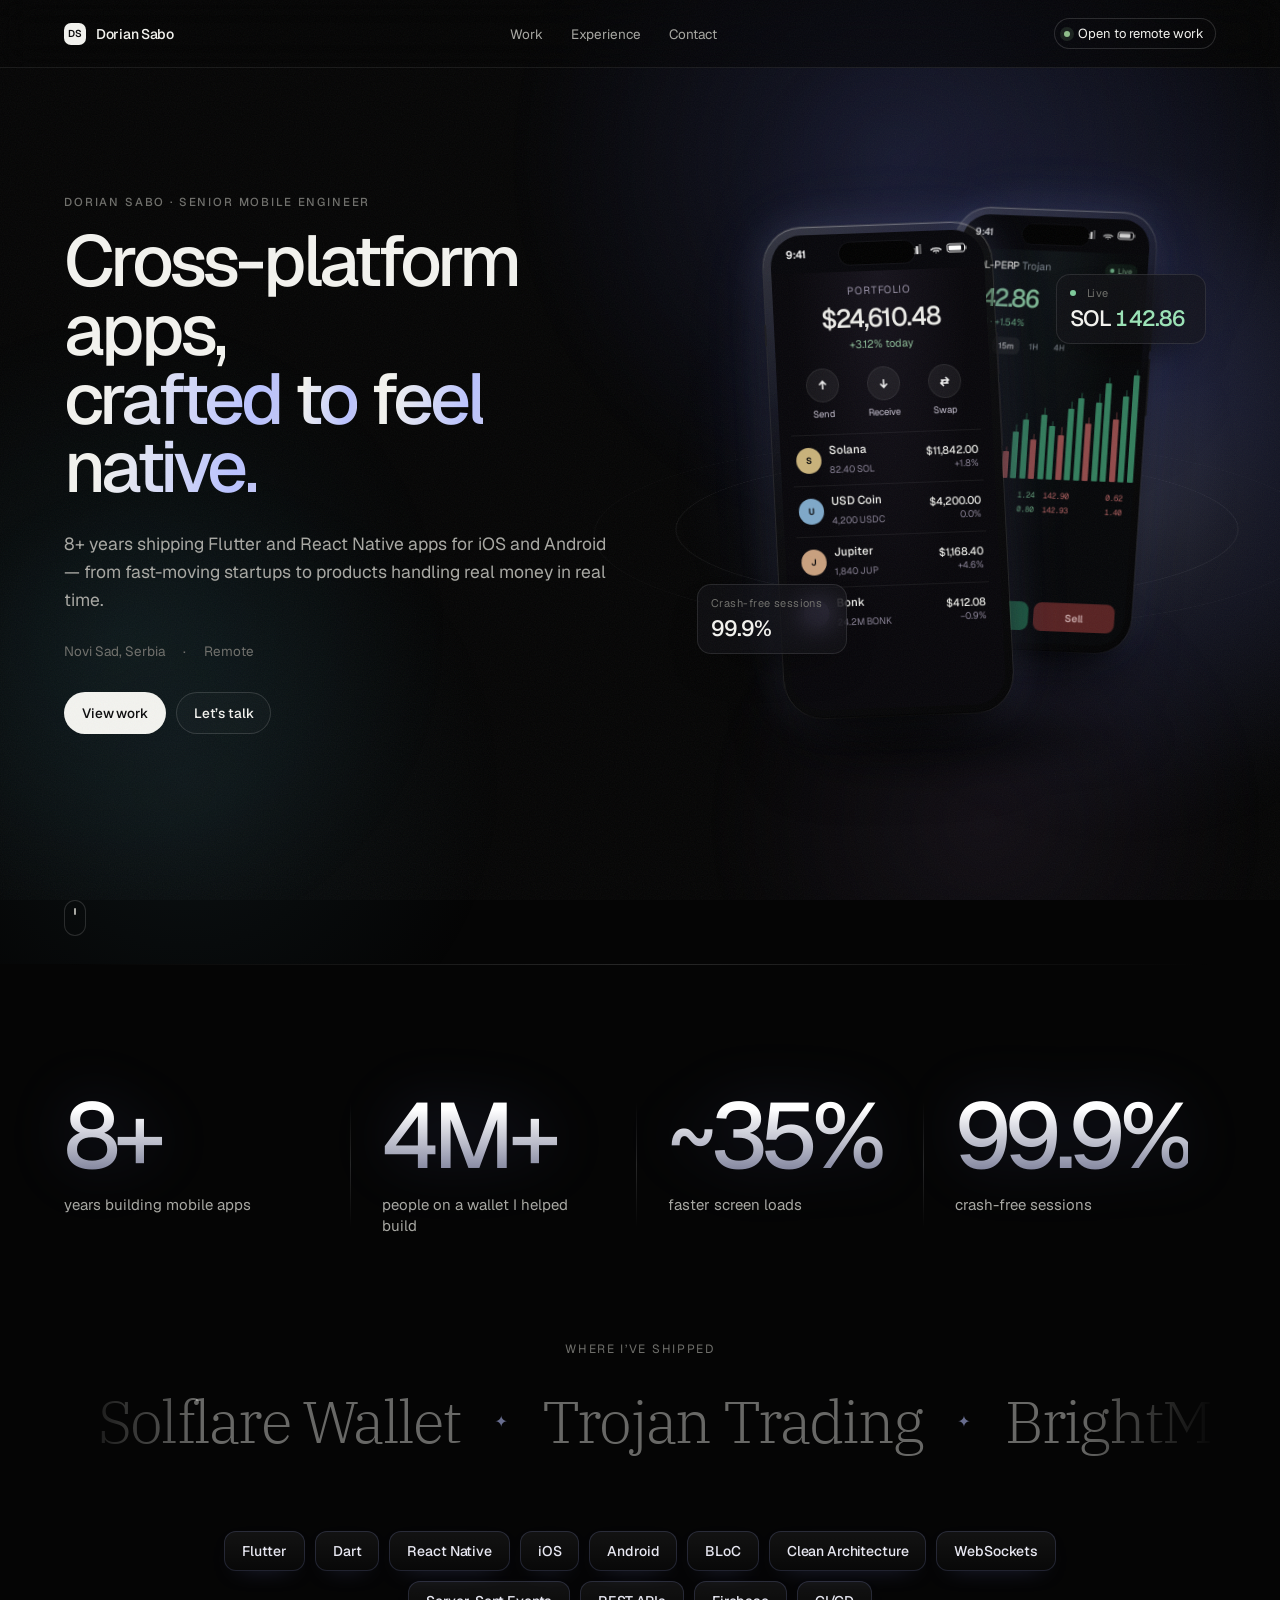
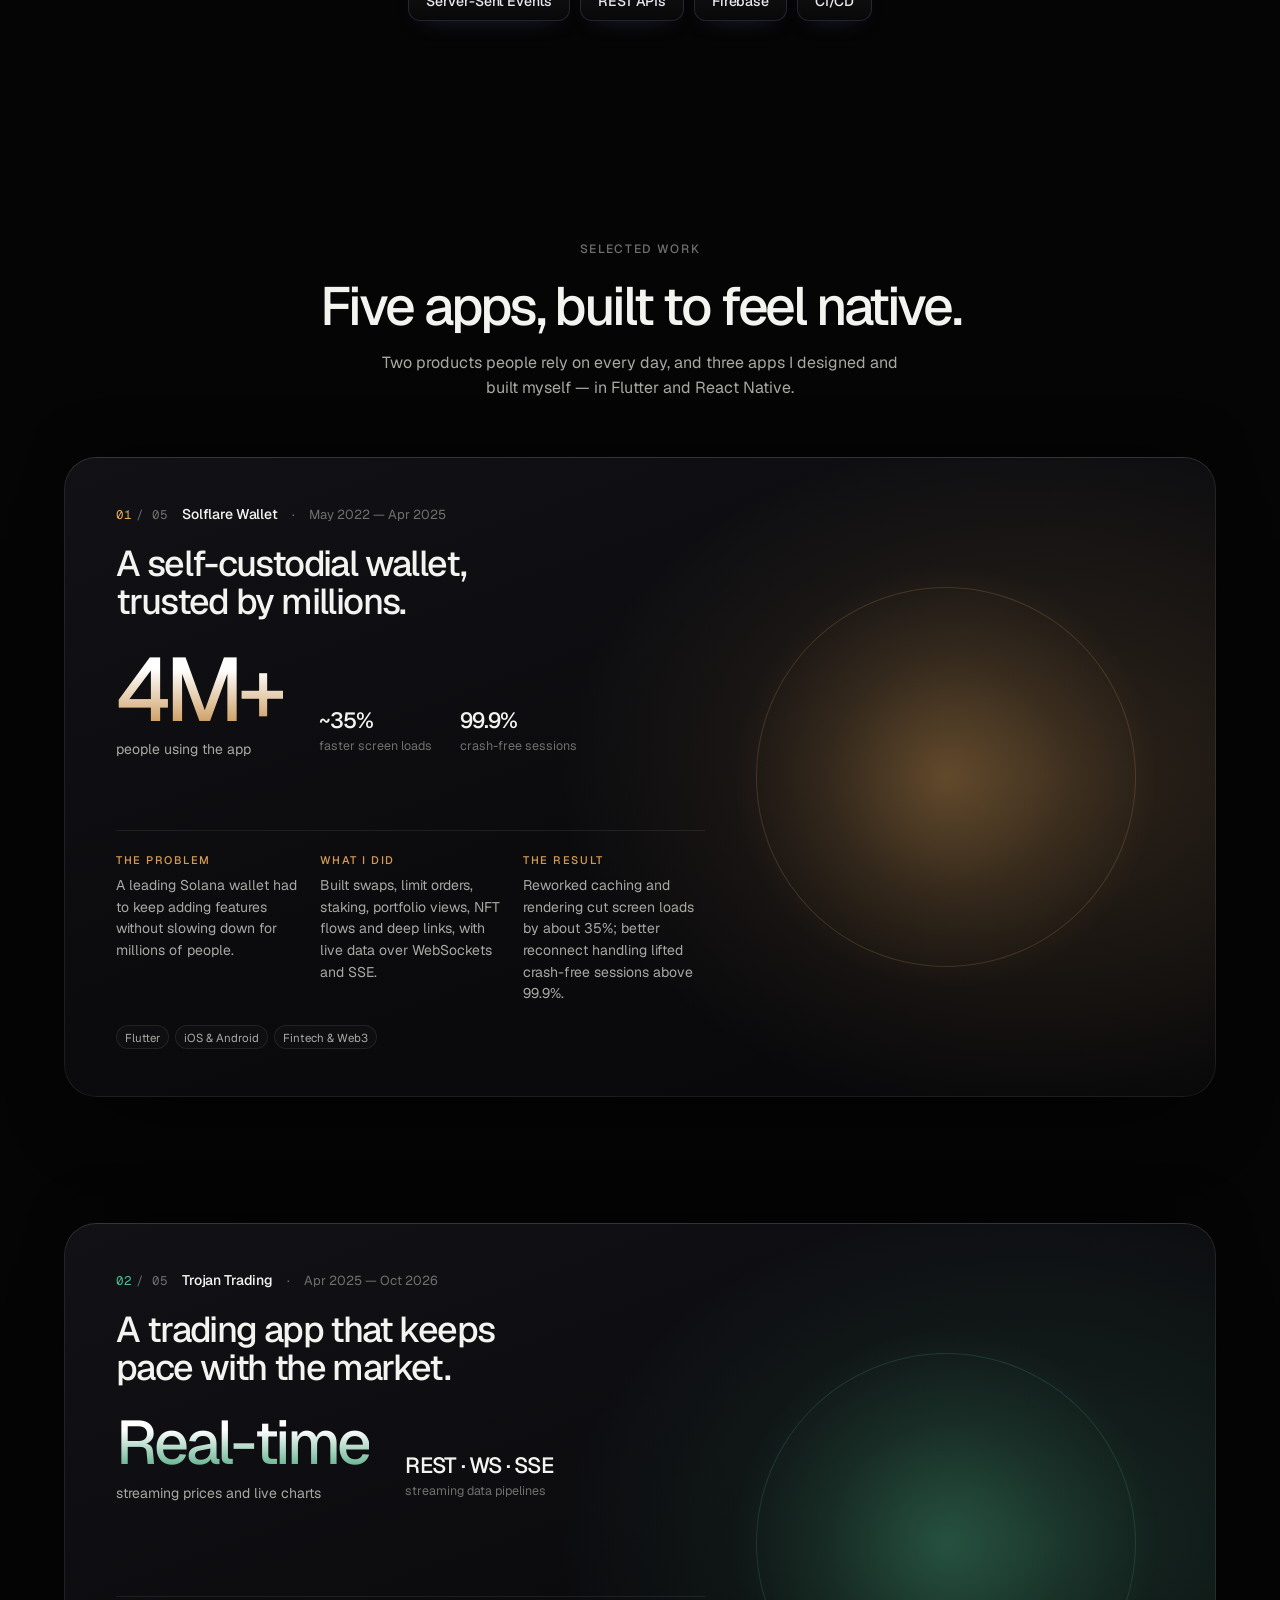
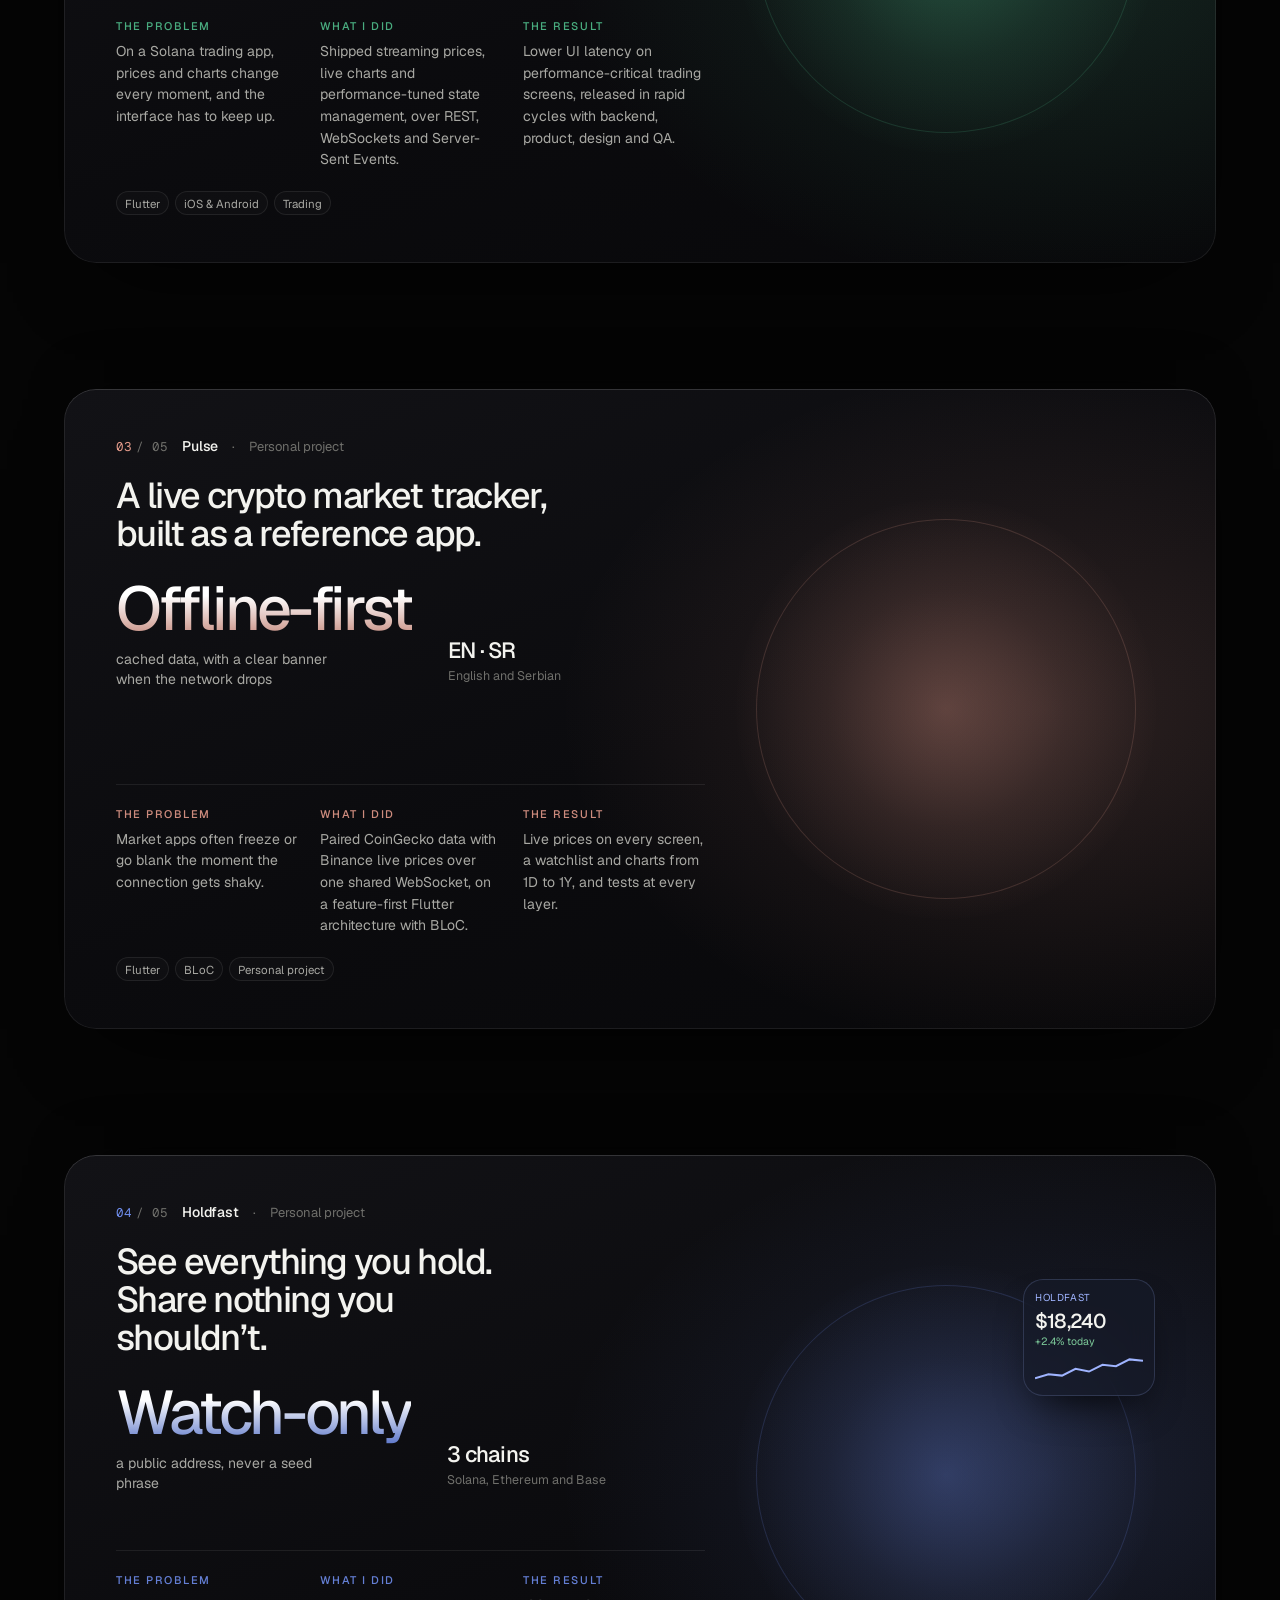
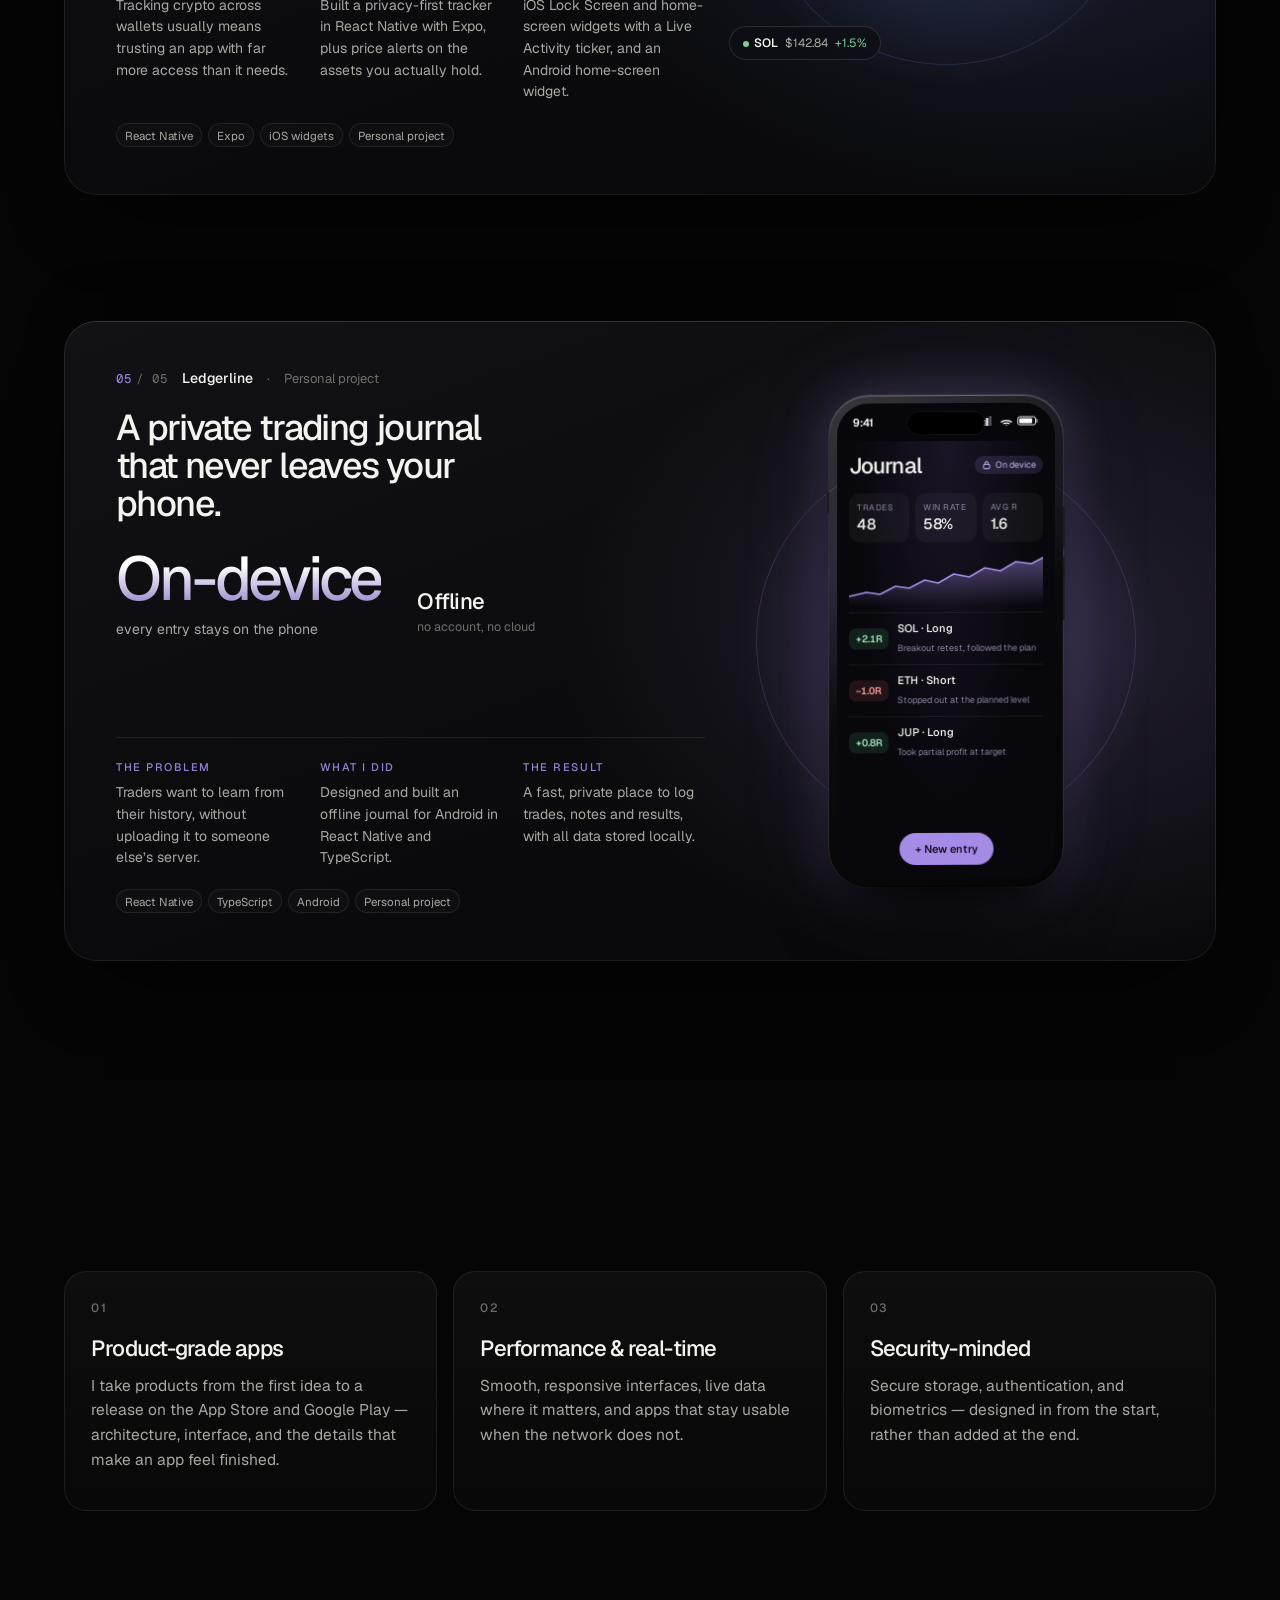
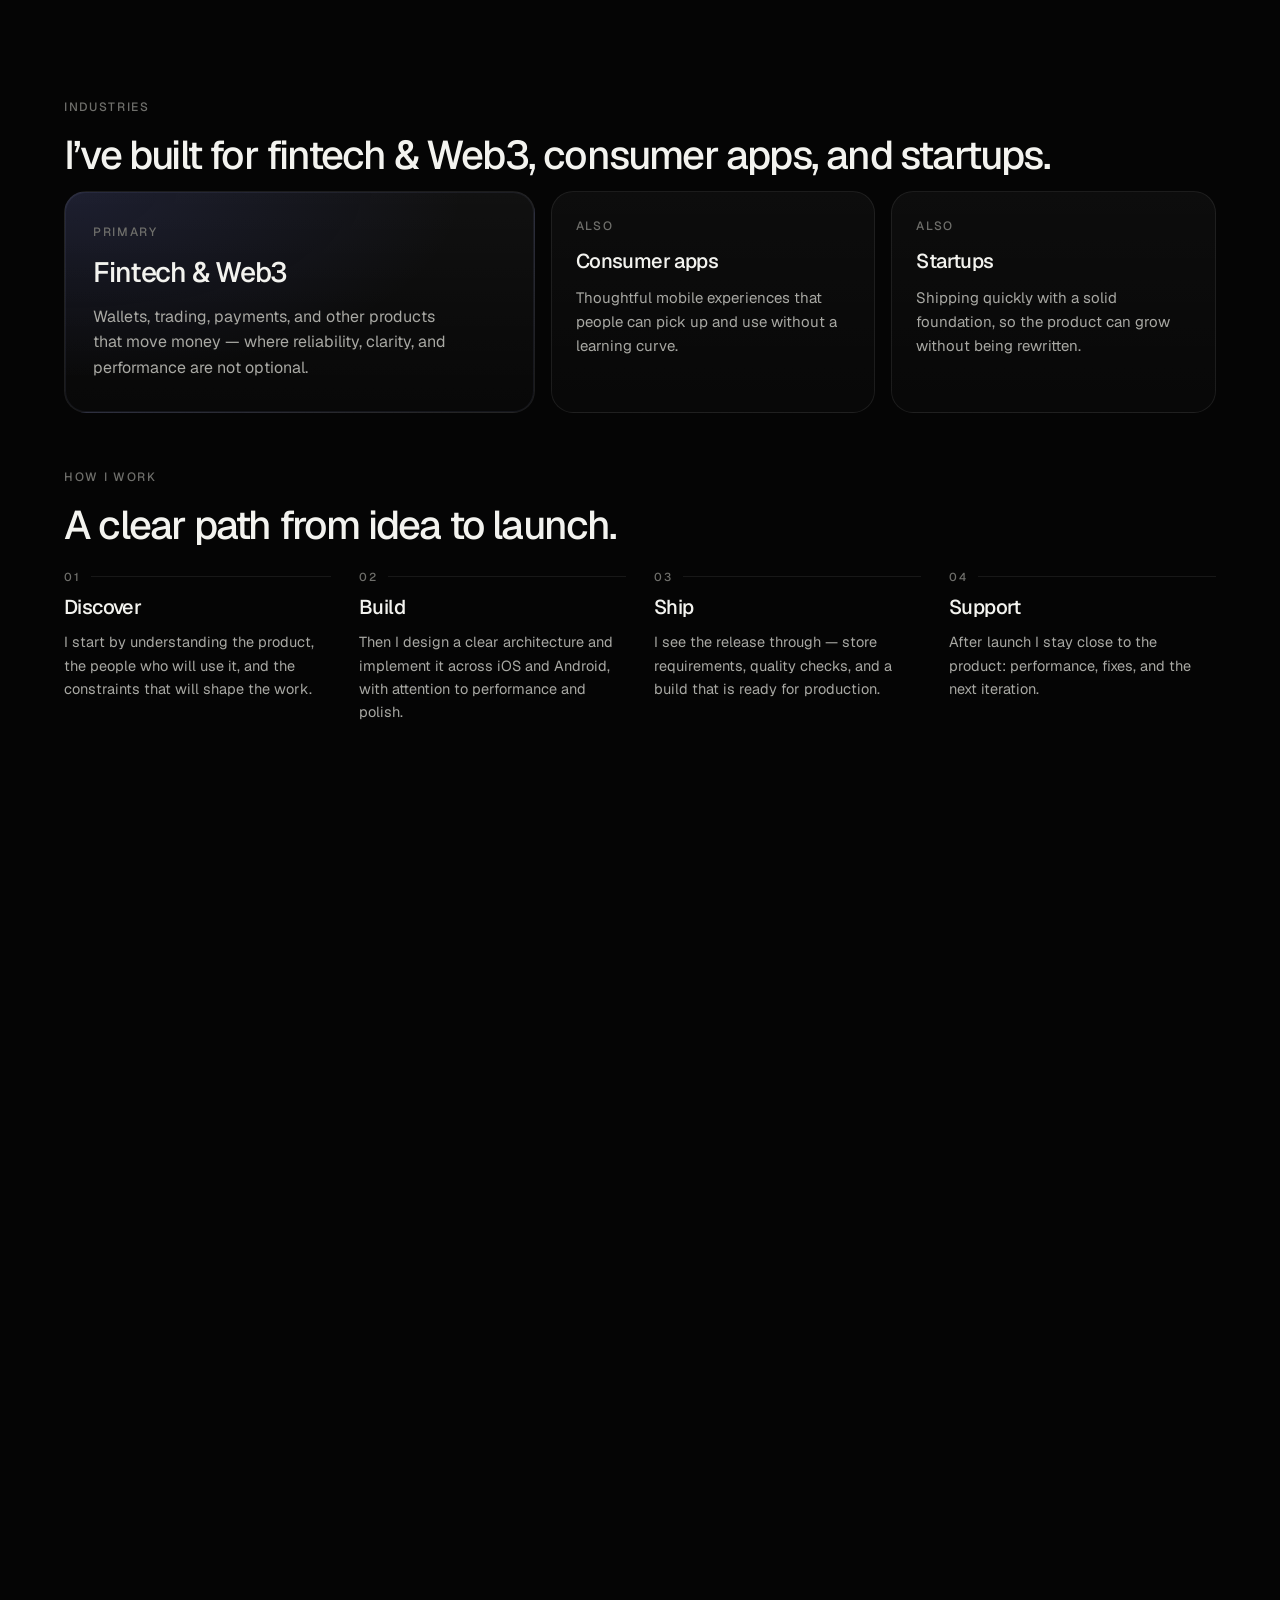
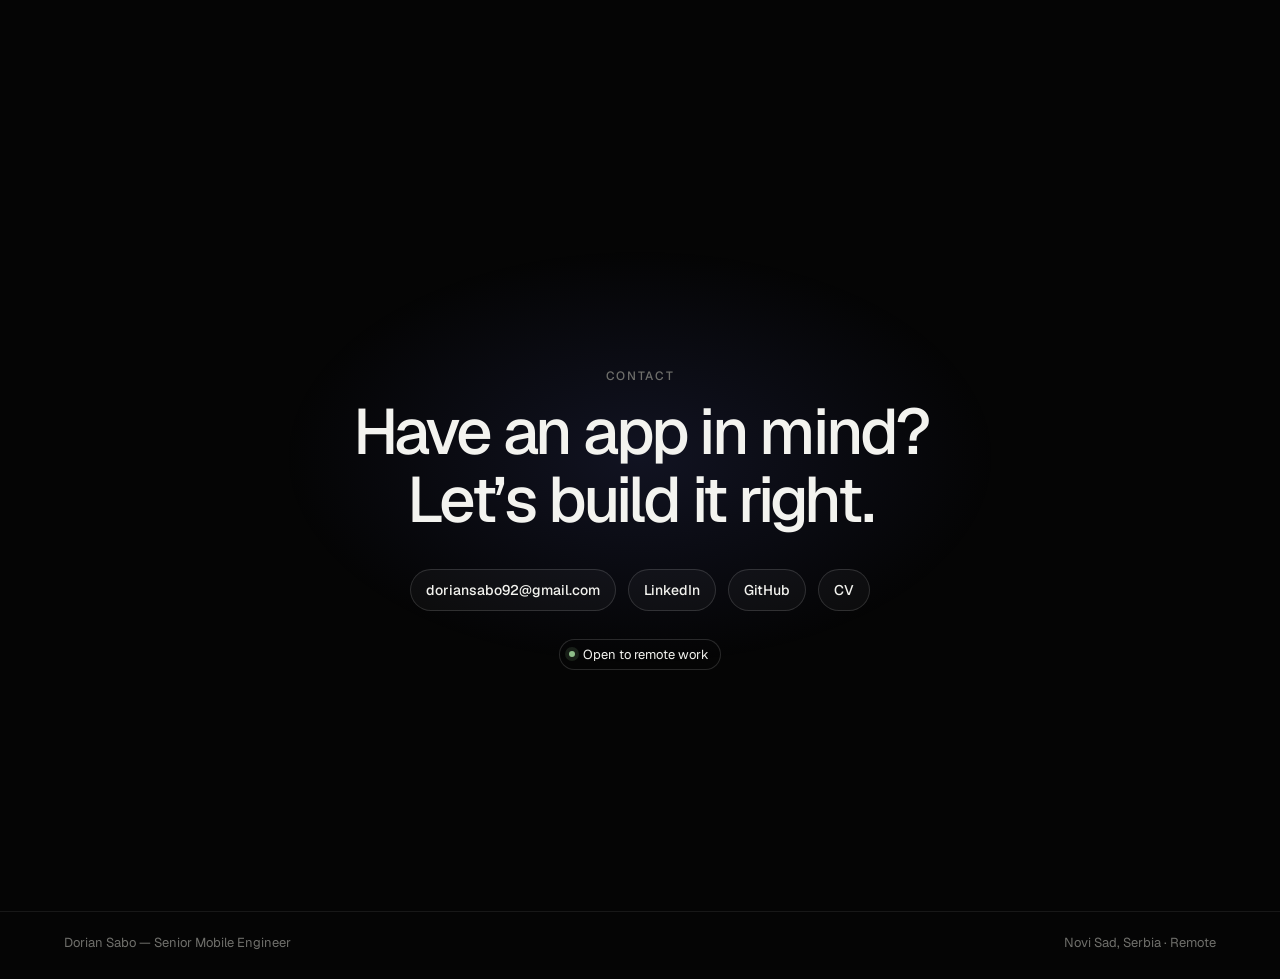
<file: index.html>
<!DOCTYPE html>
<html lang="en">
<head>
<meta charset="utf-8">
<meta name="viewport" content="width=device-width, initial-scale=1">
<title>Dorian Sabo — Senior Mobile Engineer</title>
<meta name="description" content="Dorian Sabo, senior mobile engineer. Cross-platform Flutter and React Native apps for iOS and Android, crafted to feel native.">
<link rel="icon" href="data:image/svg+xml,%3Csvg xmlns=%27http://www.w3.org/2000/svg%27 viewBox=%270 0 32 32%27%3E%3Crect width=%2732%27 height=%2732%27 rx=%279%27 fill=%27%23f3f3ef%27/%3E%3Ctext x=%2716%27 y=%2721%27 font-family=%27Arial%27 font-weight=%27700%27 font-size=%2713%27 text-anchor=%27middle%27 fill=%27%230a0a0a%27%3EDS%3C/text%3E%3C/svg%3E">
<script>document.documentElement.classList.add('js');</script>
<link rel="preload" href="fonts/Geist.woff2" as="font" type="font/woff2" crossorigin>
<link rel="stylesheet" href="assets/shared.css">
<link rel="stylesheet" href="assets/phones.css">
<link rel="stylesheet" href="assets/page.css">
<link rel="stylesheet" href="assets/v3.css">
<script src="assets/motion.js" defer></script>
</head>
<body class="v2 v3">
<div class="aurora" aria-hidden="true"><i class="au au-1"></i><i class="au au-2"></i><i class="au au-3"></i></div>
<div class="grain" aria-hidden="true"></div>

<header class="nav">
  <a class="brand" href="#top"><span class="mark">DS</span> Dorian Sabo</a>
  <nav class="nav-links">
    <a href="#work">Work</a>
    <a href="#experience">Experience</a>
    <a href="#contact">Contact</a>
  </nav>
  <a class="nav-cta" href="#contact"><i class="dot"></i> Open to remote work</a>
  <span class="nav-progress" aria-hidden="true"></span>
</header>

<main>
  <section class="hero hero-v3" id="top">
    <div class="spots" aria-hidden="true"><div class="spot-a"></div><div class="spot-b"></div><div class="spotlight"></div></div>
    <div class="hero-grid">
      <div class="hero-combo">
        <div class="eyebrow hero-in" style="--d:0ms">Dorian Sabo · Senior Mobile Engineer</div>
        <h1 aria-label="Cross-platform apps, crafted to feel native."><span class="w"><span style="--i:0">Cross-platform</span></span> <span class="w"><span style="--i:1">apps,</span></span><br class="break-desktop"> <span class="h1-grad"><span class="w"><span style="--i:2">crafted</span></span> <span class="w"><span style="--i:3">to</span></span> <span class="w"><span style="--i:4">feel</span></span> <span class="w"><span style="--i:5">native.</span></span></span></h1>
        <p class="lead hero-in" style="--d:700ms">8+ years shipping Flutter and React Native apps for iOS and Android — from fast-moving startups to products handling real money in real time.</p>
        <div class="meta hero-in" style="--d:820ms"><span>Novi Sad, Serbia</span><span>Remote</span></div>
        <div class="actions hero-in" style="--d:920ms">
          <a class="btn btn-primary" href="#work">View work</a>
          <a class="btn btn-ghost" href="#contact">Let’s talk</a>
        </div>
      </div>
      <div class="hero-stage hero-in" style="--d:300ms" aria-hidden="true">
        <div class="hs-glow"></div>
        <div class="hs-orbit"></div><div class="hs-orbit hs-orbit-2"></div>
        <div class="hs-phone hs-back" data-depth="0.6"><div class="float f2"><figure class="device hs-device" style="" aria-hidden="true">
  <div class="device-glow-edge"></div>
  <div class="device-body"><span class="device-silent"></span>
    <div class="device-inner"><div class="island"></div><div class="sb"><span>9:41</span><span class="sb-ico">
<svg width="16" height="10" viewBox="0 0 16 10" fill="#fff" aria-hidden="true"><rect x="0" y="6" width="2.2" height="4" rx="0.4"/><rect x="3.2" y="4" width="2.2" height="6" rx="0.4"/><rect x="6.4" y="2" width="2.2" height="8" rx="0.4"/><rect x="9.6" y="0" width="2.2" height="10" rx="0.4" opacity="0.35"/></svg>
<svg width="14" height="10" viewBox="0 0 14 10" fill="none" stroke="#fff" stroke-width="1.2" aria-hidden="true"><path d="M1.5 6.5c2.2-2.6 8.8-2.6 11 0"/><path d="M3.8 8.2c1.2-1.4 5.2-1.4 6.4 0"/><circle cx="7" cy="9.2" r="0.6" fill="#fff" stroke="none"/></svg>
<svg width="22" height="10" viewBox="0 0 22 10" aria-hidden="true"><rect x="0.5" y="1" width="18" height="8" rx="2" stroke="#fff" fill="none" opacity="0.9"/><rect x="2" y="2.4" width="13" height="5.2" rx="1" fill="#fff"/><rect x="19.2" y="3.2" width="1.4" height="3.6" rx="0.5" fill="#fff" opacity="0.6"/></svg>
</span></div>
<div class="app app-trade">
  <div class="trade-top"><div class="trade-pair">SOL-PERP <span>Trojan</span></div><div class="trade-chip"><i class="live-dot"></i>Live</div></div>
  <div class="trade-price" data-tick="142.84">142.84</div>
  <div class="trade-chg">+2.16  ·  +1.54%</div>
  <div class="tfs"><b>5m</b><b class="on">15m</b><b>1H</b><b>4H</b></div>
  <div class="candles"><i class="up" style="--h:36;--w:18;--o:-6;--k:0"></i><i class="dn" style="--h:48;--w:22;--o:-8;--k:1"></i><i class="up" style="--h:42;--w:20;--o:-7;--k:2"></i><i class="up" style="--h:58;--w:24;--o:-6;--k:3"></i><i class="dn" style="--h:40;--w:28;--o:-10;--k:4"></i><i class="dn" style="--h:30;--w:16;--o:-5;--k:5"></i><i class="up" style="--h:52;--w:22;--o:-8;--k:6"></i><i class="up" style="--h:66;--w:26;--o:-7;--k:7"></i><i class="dn" style="--h:44;--w:20;--o:-6;--k:8"></i><i class="up" style="--h:72;--w:28;--o:-8;--k:9"></i><i class="up" style="--h:60;--w:22;--o:-5;--k:10"></i><i class="dn" style="--h:50;--w:24;--o:-9;--k:11"></i><i class="up" style="--h:80;--w:30;--o:-8;--k:12"></i><i class="up" style="--h:92;--w:26;--o:-6;--k:13"></i><i class="dn" style="--h:64;--w:22;--o:-7;--k:14"></i><i class="up" style="--h:88;--w:32;--o:-10;--k:15"></i><i class="up" style="--h:110;--w:28;--o:-6;--k:16"></i><i class="dn" style="--h:70;--w:24;--o:-8;--k:17"></i><i class="up" style="--h:96;--w:30;--o:-7;--k:18"></i><i class="up" style="--h:120;--w:28;--o:-6;--k:19"></i></div>
  <div class="trade-book">
    <div><div class="row g"><span>142.86</span><span>1.24</span></div><div class="row g"><span>142.84</span><span>0.80</span></div></div>
    <div><div class="row r"><span>142.90</span><span>0.62</span></div><div class="row r"><span>142.93</span><span>1.40</span></div></div>
  </div>
  <div class="trade-cta"><b class="buy">Buy</b><b class="sell">Sell</b></div>
</div>
    </div>
  </div>
</figure></div></div>
        <div class="hs-phone hs-front" data-depth="1"><div class="float f1"><figure class="device hs-device" style="" aria-hidden="true">
  <div class="device-glow-edge"></div>
  <div class="device-body"><span class="device-silent"></span>
    <div class="device-inner"><div class="island"></div><div class="sb"><span>9:41</span><span class="sb-ico">
<svg width="16" height="10" viewBox="0 0 16 10" fill="#fff" aria-hidden="true"><rect x="0" y="6" width="2.2" height="4" rx="0.4"/><rect x="3.2" y="4" width="2.2" height="6" rx="0.4"/><rect x="6.4" y="2" width="2.2" height="8" rx="0.4"/><rect x="9.6" y="0" width="2.2" height="10" rx="0.4" opacity="0.35"/></svg>
<svg width="14" height="10" viewBox="0 0 14 10" fill="none" stroke="#fff" stroke-width="1.2" aria-hidden="true"><path d="M1.5 6.5c2.2-2.6 8.8-2.6 11 0"/><path d="M3.8 8.2c1.2-1.4 5.2-1.4 6.4 0"/><circle cx="7" cy="9.2" r="0.6" fill="#fff" stroke="none"/></svg>
<svg width="22" height="10" viewBox="0 0 22 10" aria-hidden="true"><rect x="0.5" y="1" width="18" height="8" rx="2" stroke="#fff" fill="none" opacity="0.9"/><rect x="2" y="2.4" width="13" height="5.2" rx="1" fill="#fff"/><rect x="19.2" y="3.2" width="1.4" height="3.6" rx="0.5" fill="#fff" opacity="0.6"/></svg>
</span></div>
<div class="app app-wallet">
  <div class="wal-label">Portfolio</div>
  <div class="wal-total">$24,610.48</div>
  <div class="wal-sub">+3.12% today</div>
  <div class="wal-acts"><i class="send">Send</i><i class="recv">Receive</i><i class="swap">Swap</i></div>
  <div class="asset"><div class="ic" style="background:#c9b27a">S</div><div class="nm"><b>Solana</b><span>82.40 SOL</span></div><div class="am">$11,842.00<span>+1.8%</span></div></div>
  <div class="asset"><div class="ic" style="background:#7ea8c9">U</div><div class="nm"><b>USD Coin</b><span>4,200 USDC</span></div><div class="am">$4,200.00<span>0.0%</span></div></div>
  <div class="asset"><div class="ic" style="background:#c9a07e">J</div><div class="nm"><b>Jupiter</b><span>1,840 JUP</span></div><div class="am">$1,168.40<span>+4.6%</span></div></div>
  <div class="asset"><div class="ic" style="background:#9b8ed1">B</div><div class="nm"><b>Bonk</b><span>24.2M BONK</span></div><div class="am">$412.08<span>−0.9%</span></div></div>
</div>
    </div>
  </div>
</figure></div></div>
        <div class="hs-chip hs-chip-a" data-depth="1.6"><div class="float f3"><span class="hc-k">Crash-free sessions</span><b>99.9%</b></div></div>
        <div class="hs-chip hs-chip-b" data-depth="1.3"><div class="float f2"><span class="hc-k"><i class="live-dot"></i>Live</span><b>SOL <span data-tick="142.84">142.84</span></b></div></div>
        <div class="hs-floor"></div>
      </div>
    </div>
    <a class="scroll-cue hero-in" style="--d:1200ms" href="#stats" aria-label="Scroll to highlights"><span></span></a>
  </section>

  <section class="stats-section" id="stats">
    <div class="stats-grid" data-stagger>
      <div class="stat" data-reveal><div class="stat-v"><span data-count="8" data-suffix="+">8+</span></div><div class="stat-l">years building mobile apps</div></div>
      <div class="stat" data-reveal><div class="stat-v"><span data-count="4" data-suffix="M+">4M+</span></div><div class="stat-l">people on a wallet I helped build</div></div>
      <div class="stat" data-reveal><div class="stat-v"><span data-count="35" data-prefix="~" data-suffix="%">~35%</span></div><div class="stat-l">faster screen loads</div></div>
      <div class="stat" data-reveal><div class="stat-v"><span data-count="99.9" data-decimals="1" data-suffix="%">99.9%</span></div><div class="stat-l">crash-free sessions</div></div>
    </div>
    <div class="mq-wrap" data-reveal>
      <div class="mq-label">Where I’ve shipped</div>
      <div class="marquee"><div class="mq-track"><div class="mq-group"><span class="mq-item">Solflare Wallet</span><span class="mq-star">✦</span><span class="mq-item">Trojan Trading</span><span class="mq-star">✦</span><span class="mq-item">BrightMarbles</span><span class="mq-star">✦</span><span class="mq-item">Solflare Wallet</span><span class="mq-star">✦</span><span class="mq-item">Trojan Trading</span><span class="mq-star">✦</span><span class="mq-item">BrightMarbles</span><span class="mq-star">✦</span></div><div class="mq-group" aria-hidden="true"><span class="mq-item">Solflare Wallet</span><span class="mq-star">✦</span><span class="mq-item">Trojan Trading</span><span class="mq-star">✦</span><span class="mq-item">BrightMarbles</span><span class="mq-star">✦</span><span class="mq-item">Solflare Wallet</span><span class="mq-star">✦</span><span class="mq-item">Trojan Trading</span><span class="mq-star">✦</span><span class="mq-item">BrightMarbles</span><span class="mq-star">✦</span></div></div></div>
    </div>
    <div class="pills" data-reveal data-stagger>
      <span class="pill">Flutter</span><span class="pill">Dart</span><span class="pill">React Native</span><span class="pill">iOS</span><span class="pill">Android</span><span class="pill">BLoC</span><span class="pill">Clean Architecture</span><span class="pill">WebSockets</span><span class="pill">Server-Sent Events</span><span class="pill">REST APIs</span><span class="pill">Firebase</span><span class="pill">CI/CD</span>
    </div>
  </section>

  <section class="section work-v3" id="work">
    <div class="work-head" data-reveal>
      <div class="kicker">Selected work</div>
      <h2 class="section-title">Five apps, built to feel native.</h2>
      <p class="section-sub">Two products people rely on every day, and three apps I designed and built myself — in Flutter and React Native.</p>
    </div>
    <div class="stack">
      <article class="work-card" id="w-solflare" style="--i:0; --acc:232,170,90">
        <div class="work-card-inner glow-track">
          <div class="wc-copy">
            <div class="wc-head"><span class="wc-idx">01<em>/ 05</em></span><span class="wc-client">Solflare Wallet</span><span class="wc-period">May 2022 — Apr 2025</span></div>
            <h3 class="wc-title">A self-custodial wallet, trusted by millions.</h3>
            <div class="wc-metrics">
              <div class="big-metric"><div class="bm-v"><span data-count="4" data-suffix="M+">4M+</span></div><div class="bm-l">people using the app</div></div>
              <div class="minis"><div class="mini"><b>~35%</b><span>faster screen loads</span></div><div class="mini"><b>99.9%</b><span>crash-free sessions</span></div></div>
            </div>
            <div class="story">
              <div><h4>The problem</h4><p>A leading Solana wallet had to keep adding features without slowing down for millions of people.</p></div>
              <div><h4>What I did</h4><p>Built swaps, limit orders, staking, portfolio views, NFT flows and deep links, with live data over WebSockets and SSE.</p></div>
              <div><h4>The result</h4><p>Reworked caching and rendering cut screen loads by about 35%; better reconnect handling lifted crash-free sessions above 99.9%.</p></div>
            </div>
            <div class="wc-tags"><span class="tag">Flutter</span><span class="tag">iOS & Android</span><span class="tag">Fintech & Web3</span></div>
          </div>
          <div class="wc-visual">
            <div class="wc-glow"></div>
            <div class="wc-ring"></div>
            <div class="tilt"><div class="float f1"><figure class="device card-device has-shot" style="" aria-hidden="true">
  <div class="device-glow-edge"></div>
  <div class="device-body"><span class="device-silent"></span>
    <div class="device-inner"><div class="island"></div><div class="sb"><span>9:41</span><span class="sb-ico">
<svg width="16" height="10" viewBox="0 0 16 10" fill="#fff" aria-hidden="true"><rect x="0" y="6" width="2.2" height="4" rx="0.4"/><rect x="3.2" y="4" width="2.2" height="6" rx="0.4"/><rect x="6.4" y="2" width="2.2" height="8" rx="0.4"/><rect x="9.6" y="0" width="2.2" height="10" rx="0.4" opacity="0.35"/></svg>
<svg width="14" height="10" viewBox="0 0 14 10" fill="none" stroke="#fff" stroke-width="1.2" aria-hidden="true"><path d="M1.5 6.5c2.2-2.6 8.8-2.6 11 0"/><path d="M3.8 8.2c1.2-1.4 5.2-1.4 6.4 0"/><circle cx="7" cy="9.2" r="0.6" fill="#fff" stroke="none"/></svg>
<svg width="22" height="10" viewBox="0 0 22 10" aria-hidden="true"><rect x="0.5" y="1" width="18" height="8" rx="2" stroke="#fff" fill="none" opacity="0.9"/><rect x="2" y="2.4" width="13" height="5.2" rx="1" fill="#fff"/><rect x="19.2" y="3.2" width="1.4" height="3.6" rx="0.5" fill="#fff" opacity="0.6"/></svg>
</span></div>
<div class="app app-shot"><img src="assets/img/solflare-market.webp" width="660" height="1197" decoding="async" alt="Solflare wallet: market screen with watchlist and trending tokens"></div>
    </div>
  </div>
</figure></div></div>
            
          </div>
        </div>
      </article>
      <article class="work-card" id="w-trojan" style="--i:1; --acc:80,190,140">
        <div class="work-card-inner glow-track">
          <div class="wc-copy">
            <div class="wc-head"><span class="wc-idx">02<em>/ 05</em></span><span class="wc-client">Trojan Trading</span><span class="wc-period">Apr 2025 — Oct 2026</span></div>
            <h3 class="wc-title">A trading app that keeps pace with the market.</h3>
            <div class="wc-metrics">
              <div class="big-metric word"><div class="bm-v">Real-time</div><div class="bm-l">streaming prices and live charts</div></div>
              <div class="minis"><div class="mini"><b>REST · WS · SSE</b><span>streaming data pipelines</span></div></div>
            </div>
            <div class="story">
              <div><h4>The problem</h4><p>On a Solana trading app, prices and charts change every moment, and the interface has to keep up.</p></div>
              <div><h4>What I did</h4><p>Shipped streaming prices, live charts and performance-tuned state management, over REST, WebSockets and Server-Sent Events.</p></div>
              <div><h4>The result</h4><p>Lower UI latency on performance-critical trading screens, released in rapid cycles with backend, product, design and QA.</p></div>
            </div>
            <div class="wc-tags"><span class="tag">Flutter</span><span class="tag">iOS & Android</span><span class="tag">Trading</span></div>
          </div>
          <div class="wc-visual">
            <div class="wc-glow"></div>
            <div class="wc-ring"></div>
            <div class="tilt"><div class="float f2"><figure class="device card-device has-shot" style="" aria-hidden="true">
  <div class="device-glow-edge"></div>
  <div class="device-body"><span class="device-silent"></span>
    <div class="device-inner"><div class="island"></div><div class="sb"><span>9:41</span><span class="sb-ico">
<svg width="16" height="10" viewBox="0 0 16 10" fill="#fff" aria-hidden="true"><rect x="0" y="6" width="2.2" height="4" rx="0.4"/><rect x="3.2" y="4" width="2.2" height="6" rx="0.4"/><rect x="6.4" y="2" width="2.2" height="8" rx="0.4"/><rect x="9.6" y="0" width="2.2" height="10" rx="0.4" opacity="0.35"/></svg>
<svg width="14" height="10" viewBox="0 0 14 10" fill="none" stroke="#fff" stroke-width="1.2" aria-hidden="true"><path d="M1.5 6.5c2.2-2.6 8.8-2.6 11 0"/><path d="M3.8 8.2c1.2-1.4 5.2-1.4 6.4 0"/><circle cx="7" cy="9.2" r="0.6" fill="#fff" stroke="none"/></svg>
<svg width="22" height="10" viewBox="0 0 22 10" aria-hidden="true"><rect x="0.5" y="1" width="18" height="8" rx="2" stroke="#fff" fill="none" opacity="0.9"/><rect x="2" y="2.4" width="13" height="5.2" rx="1" fill="#fff"/><rect x="19.2" y="3.2" width="1.4" height="3.6" rx="0.5" fill="#fff" opacity="0.6"/></svg>
</span></div>
<div class="app app-shot app-shot-trojan"><img src="assets/img/trojan-explorer.webp" width="366" height="792" decoding="async" alt="Trojan mobile terminal: token explorer with live market caps"></div>
    </div>
  </div>
</figure></div></div>
            
          </div>
        </div>
      </article>
      <article class="work-card" id="w-pulse" style="--i:2; --acc:227,154,138">
        <div class="work-card-inner glow-track">
          <div class="wc-copy">
            <div class="wc-head"><span class="wc-idx">03<em>/ 05</em></span><span class="wc-client">Pulse</span><span class="wc-period">Personal project</span></div>
            <h3 class="wc-title">A live crypto market tracker, built as a reference app.</h3>
            <div class="wc-metrics">
              <div class="big-metric word"><div class="bm-v">Offline-first</div><div class="bm-l">cached data, with a clear banner when the network drops</div></div>
              <div class="minis"><div class="mini"><b>EN · SR</b><span>English and Serbian</span></div></div>
            </div>
            <div class="story">
              <div><h4>The problem</h4><p>Market apps often freeze or go blank the moment the connection gets shaky.</p></div>
              <div><h4>What I did</h4><p>Paired CoinGecko data with Binance live prices over one shared WebSocket, on a feature-first Flutter architecture with BLoC.</p></div>
              <div><h4>The result</h4><p>Live prices on every screen, a watchlist and charts from 1D to 1Y, and tests at every layer.</p></div>
            </div>
            <div class="wc-tags"><span class="tag">Flutter</span><span class="tag">BLoC</span><span class="tag">Personal project</span></div>
          </div>
          <div class="wc-visual">
            <div class="wc-glow"></div>
            <div class="wc-ring"></div>
            <div class="tilt"><div class="float f3"><figure class="device card-device" style="" aria-hidden="true">
  <div class="device-glow-edge"></div>
  <div class="device-body"><span class="device-silent"></span>
    <div class="device-inner"><div class="island"></div><div class="sb"><span>9:41</span><span class="sb-ico">
<svg width="16" height="10" viewBox="0 0 16 10" fill="#fff" aria-hidden="true"><rect x="0" y="6" width="2.2" height="4" rx="0.4"/><rect x="3.2" y="4" width="2.2" height="6" rx="0.4"/><rect x="6.4" y="2" width="2.2" height="8" rx="0.4"/><rect x="9.6" y="0" width="2.2" height="10" rx="0.4" opacity="0.35"/></svg>
<svg width="14" height="10" viewBox="0 0 14 10" fill="none" stroke="#fff" stroke-width="1.2" aria-hidden="true"><path d="M1.5 6.5c2.2-2.6 8.8-2.6 11 0"/><path d="M3.8 8.2c1.2-1.4 5.2-1.4 6.4 0"/><circle cx="7" cy="9.2" r="0.6" fill="#fff" stroke="none"/></svg>
<svg width="22" height="10" viewBox="0 0 22 10" aria-hidden="true"><rect x="0.5" y="1" width="18" height="8" rx="2" stroke="#fff" fill="none" opacity="0.9"/><rect x="2" y="2.4" width="13" height="5.2" rx="1" fill="#fff"/><rect x="19.2" y="3.2" width="1.4" height="3.6" rx="0.5" fill="#fff" opacity="0.6"/></svg>
</span></div>
<div class="app app-pulse app-mkts">
  <div class="pulse-head"><div class="pulse-logo">PUL<em>SE</em></div><span class="mk-live"><i class="live-dot"></i>Live</span></div>
  <div class="mk-title">Markets</div>
  <div class="mk-chips"><b class="on">All</b><b>Gainers</b><b>Losers</b><b>★</b></div>
  <div class="mk-row"><div class="ic" style="background:#e0a44a">B</div><div class="nm"><b>Bitcoin</b><span>BTC</span></div><svg class="spk" viewBox="0 0 54 20" fill="none"><path d="M0.0 19.0 L6.0 16.0 L12.0 19.0 L18.0 13.0 L24.0 10.0 L30.0 13.0 L36.0 7.0 L42.0 4.0 L48.0 7.0 L54.0 1.0" stroke="#7dca9a" stroke-width="1.4" stroke-linecap="round" stroke-linejoin="round"/></svg><div class="am"><span class="px">$97,412</span><span style="color:#7dca9a">+1.9%</span></div></div>
  <div class="mk-row"><div class="ic" style="background:#8e9be6">E</div><div class="nm"><b>Ethereum</b><span>ETH</span></div><svg class="spk" viewBox="0 0 54 20" fill="none"><path d="M0.0 15.4 L6.0 19.0 L12.0 15.4 L18.0 11.8 L24.0 15.4 L30.0 8.2 L36.0 4.6 L42.0 8.2 L48.0 1.0 L54.0 1.0" stroke="#7dca9a" stroke-width="1.4" stroke-linecap="round" stroke-linejoin="round"/></svg><div class="am"><span class="px">$3,618</span><span style="color:#7dca9a">+2.4%</span></div></div>
  <div class="mk-row"><div class="ic" style="background:#b98be0">S</div><div class="nm"><b>Solana</b><span>SOL</span></div><svg class="spk" viewBox="0 0 54 20" fill="none"><path d="M0.0 19.0 L6.0 16.0 L12.0 10.0 L18.0 13.0 L24.0 10.0 L30.0 7.0 L36.0 10.0 L42.0 4.0 L48.0 4.0 L54.0 1.0" stroke="#7dca9a" stroke-width="1.4" stroke-linecap="round" stroke-linejoin="round"/></svg><div class="am"><span class="px">$142.84</span><span style="color:#7dca9a">+1.5%</span></div></div>
  <div class="mk-row"><div class="ic" style="background:#9aa6b2">X</div><div class="nm"><b>XRP</b><span>XRP</span></div><svg class="spk" viewBox="0 0 54 20" fill="none"><path d="M0.0 1.0 L6.0 5.5 L12.0 1.0 L18.0 10.0 L24.0 5.5 L30.0 14.5 L36.0 10.0 L42.0 14.5 L48.0 19.0 L54.0 14.5" stroke="#e07a7a" stroke-width="1.4" stroke-linecap="round" stroke-linejoin="round"/></svg><div class="am"><span class="px">$2.31</span><span style="color:#e07a7a">−0.8%</span></div></div>
  <div class="mk-row"><div class="ic" style="background:#6fa8dc">A</div><div class="nm"><b>Cardano</b><span>ADA</span></div><svg class="spk" viewBox="0 0 54 20" fill="none"><path d="M0.0 4.6 L6.0 1.0 L12.0 8.2 L18.0 4.6 L24.0 11.8 L30.0 8.2 L36.0 15.4 L42.0 11.8 L48.0 15.4 L54.0 19.0" stroke="#e07a7a" stroke-width="1.4" stroke-linecap="round" stroke-linejoin="round"/></svg><div class="am"><span class="px">$0.92</span><span style="color:#e07a7a">−1.2%</span></div></div>
  <div class="mk-row"><div class="ic" style="background:#d4b16a">D</div><div class="nm"><b>Dogecoin</b><span>DOGE</span></div><svg class="spk" viewBox="0 0 54 20" fill="none"><path d="M0.0 19.0 L6.0 16.8 L12.0 16.8 L18.0 12.3 L24.0 14.5 L30.0 10.0 L36.0 7.8 L42.0 10.0 L48.0 5.5 L54.0 1.0" stroke="#7dca9a" stroke-width="1.4" stroke-linecap="round" stroke-linejoin="round"/></svg><div class="am"><span class="px">$0.38</span><span style="color:#7dca9a">+3.6%</span></div></div>
  <div class="mk-tabs"><b class="on">Markets</b><b>Watchlist</b><b>Settings</b></div>
</div>
    </div>
  </div>
</figure></div></div>
            
          </div>
        </div>
      </article>
      <article class="work-card" id="w-holdfast" style="--i:3; --acc:110,140,235">
        <div class="work-card-inner glow-track">
          <div class="wc-copy">
            <div class="wc-head"><span class="wc-idx">04<em>/ 05</em></span><span class="wc-client">Holdfast</span><span class="wc-period">Personal project</span></div>
            <h3 class="wc-title">See everything you hold. Share nothing you shouldn’t.</h3>
            <div class="wc-metrics">
              <div class="big-metric word"><div class="bm-v">Watch-only</div><div class="bm-l">a public address, never a seed phrase</div></div>
              <div class="minis"><div class="mini"><b>3 chains</b><span>Solana, Ethereum and Base</span></div></div>
            </div>
            <div class="story">
              <div><h4>The problem</h4><p>Tracking crypto across wallets usually means trusting an app with far more access than it needs.</p></div>
              <div><h4>What I did</h4><p>Built a privacy-first tracker in React Native with Expo, plus price alerts on the assets you actually hold.</p></div>
              <div><h4>The result</h4><p>iOS Lock Screen and home-screen widgets with a Live Activity ticker, and an Android home-screen widget.</p></div>
            </div>
            <div class="wc-tags"><span class="tag">React Native</span><span class="tag">Expo</span><span class="tag">iOS widgets</span><span class="tag">Personal project</span></div>
          </div>
          <div class="wc-visual">
            <div class="wc-glow"></div>
            <div class="wc-ring"></div>
            <div class="tilt"><div class="float f1"><figure class="device card-device" style="" aria-hidden="true">
  <div class="device-glow-edge"></div>
  <div class="device-body"><span class="device-silent"></span>
    <div class="device-inner"><div class="island"></div><div class="sb"><span>9:41</span><span class="sb-ico">
<svg width="16" height="10" viewBox="0 0 16 10" fill="#fff" aria-hidden="true"><rect x="0" y="6" width="2.2" height="4" rx="0.4"/><rect x="3.2" y="4" width="2.2" height="6" rx="0.4"/><rect x="6.4" y="2" width="2.2" height="8" rx="0.4"/><rect x="9.6" y="0" width="2.2" height="10" rx="0.4" opacity="0.35"/></svg>
<svg width="14" height="10" viewBox="0 0 14 10" fill="none" stroke="#fff" stroke-width="1.2" aria-hidden="true"><path d="M1.5 6.5c2.2-2.6 8.8-2.6 11 0"/><path d="M3.8 8.2c1.2-1.4 5.2-1.4 6.4 0"/><circle cx="7" cy="9.2" r="0.6" fill="#fff" stroke="none"/></svg>
<svg width="22" height="10" viewBox="0 0 22 10" aria-hidden="true"><rect x="0.5" y="1" width="18" height="8" rx="2" stroke="#fff" fill="none" opacity="0.9"/><rect x="2" y="2.4" width="13" height="5.2" rx="1" fill="#fff"/><rect x="19.2" y="3.2" width="1.4" height="3.6" rx="0.5" fill="#fff" opacity="0.6"/></svg>
</span></div>
<div class="app app-hold">
  <div class="hf-top"><div class="hf-logo">Holdfast</div><span class="hf-badge"><svg width="11" height="11" viewBox="0 0 16 16" fill="none" stroke="currentColor" stroke-width="1.5"><path d="M1 8s2.6-5 7-5 7 5 7 5-2.6 5-7 5-7-5-7-5Z"/><circle cx="8" cy="8" r="2"/></svg>Watch-only</span></div>
  <div class="hf-label">Total across 3 wallets</div>
  <div class="hf-total">$18,240.12</div>
  <div class="hf-sub">+2.4% · 24h</div>
  <div class="hf-chains"><b><i style="background:#b98be0"></i>Solana</b><b><i style="background:#8e9be6"></i>Ethereum</b><b><i style="background:#4f7cff"></i>Base</b></div>
  <div class="asset"><div class="ic" style="background:#b98be0">S</div><div class="nm"><b>SOL</b><span>Solana · 64.1</span></div><div class="am">$9,156.04<span>+1.5%</span></div></div>
  <div class="asset"><div class="ic" style="background:#8e9be6">E</div><div class="nm"><b>ETH</b><span>Ethereum · 1.92</span></div><div class="am">$6,946.56<span>+2.4%</span></div></div>
  <div class="asset"><div class="ic" style="background:#4f7cff">U</div><div class="nm"><b>USDC</b><span>Base · 2,137</span></div><div class="am">$2,137.52<span>0.0%</span></div></div>
  <div class="hf-alert"><svg width="14" height="14" viewBox="0 0 16 16" fill="none" stroke="currentColor" stroke-width="1.4"><path d="M4 11V7a4 4 0 0 1 8 0v4l1.2 1.5H2.8L4 11Z"/><path d="M6.5 14h3"/></svg><div><b>SOL is above $140</b><span>Alert on an asset you hold</span></div></div>
</div>
    </div>
  </div>
</figure></div></div>
            <div class="hf-widget float f2" aria-hidden="true"><div class="hfw-t">Holdfast</div><div class="hfw-v">$18,240</div><div class="hfw-c">+2.4% today</div><svg viewBox="0 0 80 22" fill="none"><path d="M0 18 L10 15 L20 16 L30 11 L40 13 L50 8 L60 9 L70 4 L80 5" stroke="#9fb4ff" stroke-width="1.5"/></svg></div>
<div class="hf-live float f3" aria-hidden="true"><i class="live-dot"></i><b>SOL</b> $142.84 <span>+1.5%</span></div>
          </div>
        </div>
      </article>
      <article class="work-card" id="w-ledgerline" style="--i:4; --acc:164,139,230">
        <div class="work-card-inner glow-track">
          <div class="wc-copy">
            <div class="wc-head"><span class="wc-idx">05<em>/ 05</em></span><span class="wc-client">Ledgerline</span><span class="wc-period">Personal project</span></div>
            <h3 class="wc-title">A private trading journal that never leaves your phone.</h3>
            <div class="wc-metrics">
              <div class="big-metric word"><div class="bm-v">On-device</div><div class="bm-l">every entry stays on the phone</div></div>
              <div class="minis"><div class="mini"><b>Offline</b><span>no account, no cloud</span></div></div>
            </div>
            <div class="story">
              <div><h4>The problem</h4><p>Traders want to learn from their history, without uploading it to someone else’s server.</p></div>
              <div><h4>What I did</h4><p>Designed and built an offline journal for Android in React Native and TypeScript.</p></div>
              <div><h4>The result</h4><p>A fast, private place to log trades, notes and results, with all data stored locally.</p></div>
            </div>
            <div class="wc-tags"><span class="tag">React Native</span><span class="tag">TypeScript</span><span class="tag">Android</span><span class="tag">Personal project</span></div>
          </div>
          <div class="wc-visual">
            <div class="wc-glow"></div>
            <div class="wc-ring"></div>
            <div class="tilt"><div class="float f2"><figure class="device card-device" style="" aria-hidden="true">
  <div class="device-glow-edge"></div>
  <div class="device-body"><span class="device-silent"></span>
    <div class="device-inner"><div class="island"></div><div class="sb"><span>9:41</span><span class="sb-ico">
<svg width="16" height="10" viewBox="0 0 16 10" fill="#fff" aria-hidden="true"><rect x="0" y="6" width="2.2" height="4" rx="0.4"/><rect x="3.2" y="4" width="2.2" height="6" rx="0.4"/><rect x="6.4" y="2" width="2.2" height="8" rx="0.4"/><rect x="9.6" y="0" width="2.2" height="10" rx="0.4" opacity="0.35"/></svg>
<svg width="14" height="10" viewBox="0 0 14 10" fill="none" stroke="#fff" stroke-width="1.2" aria-hidden="true"><path d="M1.5 6.5c2.2-2.6 8.8-2.6 11 0"/><path d="M3.8 8.2c1.2-1.4 5.2-1.4 6.4 0"/><circle cx="7" cy="9.2" r="0.6" fill="#fff" stroke="none"/></svg>
<svg width="22" height="10" viewBox="0 0 22 10" aria-hidden="true"><rect x="0.5" y="1" width="18" height="8" rx="2" stroke="#fff" fill="none" opacity="0.9"/><rect x="2" y="2.4" width="13" height="5.2" rx="1" fill="#fff"/><rect x="19.2" y="3.2" width="1.4" height="3.6" rx="0.5" fill="#fff" opacity="0.6"/></svg>
</span></div>
<div class="app app-ledger">
  <div class="lg-top"><div class="lg-title">Journal</div><span class="lg-chip"><svg width="10" height="10" viewBox="0 0 16 16" fill="none" stroke="currentColor" stroke-width="1.6"><rect x="3" y="7" width="10" height="7" rx="1.5"/><path d="M5.5 7V5a2.5 2.5 0 0 1 5 0v2"/></svg>On device</span></div>
  <div class="lg-stats"><div><span>Trades</span><b>48</b></div><div><span>Win rate</span><b>58%</b></div><div><span>Avg R</span><b>1.6</b></div></div>
  <svg class="lg-curve" viewBox="0 0 200 56" preserveAspectRatio="none" fill="none"><defs><linearGradient id="lgg" x1="0" y1="0" x2="0" y2="1"><stop offset="0" stop-color="#a48be6" stop-opacity=".45"/><stop offset="1" stop-color="#a48be6" stop-opacity="0"/></linearGradient></defs><path d="M0 46 L18 42 L32 44 L48 36 L62 38 L78 30 L92 33 L108 24 L124 27 L140 18 L156 21 L172 12 L188 14 L200 8 V56 H0 Z" fill="url(#lgg)"/><path class="draw" d="M0 46 L18 42 L32 44 L48 36 L62 38 L78 30 L92 33 L108 24 L124 27 L140 18 L156 21 L172 12 L188 14 L200 8" stroke="#a48be6" stroke-width="1.6" stroke-linejoin="round"/></svg>
  <div class="lg-entry"><div class="lg-r up">+2.1R</div><div><b>SOL · Long</b><span>Breakout retest, followed the plan</span></div></div>
  <div class="lg-entry"><div class="lg-r dn">−1.0R</div><div><b>ETH · Short</b><span>Stopped out at the planned level</span></div></div>
  <div class="lg-entry"><div class="lg-r up">+0.8R</div><div><b>JUP · Long</b><span>Took partial profit at target</span></div></div>
  <div class="lg-fab">+ New entry</div>
</div>
    </div>
  </div>
</figure></div></div>
            
          </div>
        </div>
      </article>
    </div>
  </section>

  <section class="block-craft" id="craft">
    <div id="do">
      <div class="kicker" data-reveal>What I do</div>
      <h2 class="section-title do-head" data-reveal>The craft, from first sketch to the stores.</h2>
      <div class="do-grid" data-stagger>
        <article class="do-card glow-track" data-reveal><div class="do-num">01</div><h3>Product-grade apps</h3><p>I take products from the first idea to a release on the App Store and Google Play — architecture, interface, and the details that make an app feel finished.</p></article>
        <article class="do-card glow-track" data-reveal><div class="do-num">02</div><h3>Performance &amp; real-time</h3><p>Smooth, responsive interfaces, live data where it matters, and apps that stay usable when the network does not.</p></article>
        <article class="do-card glow-track" data-reveal><div class="do-num">03</div><h3>Security-minded</h3><p>Secure storage, authentication, and biometrics — designed in from the start, rather than added at the end.</p></article>
      </div>
    </div>
  </section>

  <section class="block-approach" id="approach">
    <div id="industries">
      <div class="kicker" data-reveal>Industries</div>
      <h2 class="section-title" data-reveal>I’ve built for fintech &amp; Web3, consumer apps, and startups.</h2>
      <div class="ind-grid" data-stagger>
        <article class="ind ind-lead glow-track" data-reveal><div class="kicker">Primary</div><h3>Fintech &amp; Web3</h3><p>Wallets, trading, payments, and other products that move money — where reliability, clarity, and performance are not optional.</p></article>
        <article class="ind glow-track" data-reveal><div class="kicker">Also</div><h3>Consumer apps</h3><p>Thoughtful mobile experiences that people can pick up and use without a learning curve.</p></article>
        <article class="ind glow-track" data-reveal><div class="kicker">Also</div><h3>Startups</h3><p>Shipping quickly with a solid foundation, so the product can grow without being rewritten.</p></article>
      </div>
    </div>
    <div id="process">
      <div class="kicker" data-reveal>How I work</div>
      <h2 class="section-title" data-reveal>A clear path from idea to launch.</h2>
      <div class="steps" data-stagger>
        <article class="step" data-reveal><div class="step-n">01</div><h3>Discover</h3><p>I start by understanding the product, the people who will use it, and the constraints that will shape the work.</p></article>
        <article class="step" data-reveal><div class="step-n">02</div><h3>Build</h3><p>Then I design a clear architecture and implement it across iOS and Android, with attention to performance and polish.</p></article>
        <article class="step" data-reveal><div class="step-n">03</div><h3>Ship</h3><p>I see the release through — store requirements, quality checks, and a build that is ready for production.</p></article>
        <article class="step" data-reveal><div class="step-n">04</div><h3>Support</h3><p>After launch I stay close to the product: performance, fixes, and the next iteration.</p></article>
      </div>
    </div>
  </section>

  <section class="section exp-section" id="experience">
    <div class="kicker" data-reveal>Experience</div>
    <h2 class="section-title" data-reveal>Roles I’ve held, and what I delivered.</h2>
    <div class="timeline">
      <article class="exp-row" data-reveal>
        <div class="exp-when">Apr 2025 — Oct 2026</div>
        <div class="exp-rail"><span class="exp-dot"></span></div>
        <div class="exp-body"><h3>Trojan Trading</h3><div class="exp-role">Senior Mobile Engineer</div><p>Built high-performance mobile features around real-time data and low-latency interfaces, including streaming pipelines over REST, WebSockets, and SSE.</p></div>
      </article>
      <article class="exp-row" data-reveal>
        <div class="exp-when">May 2022 — Apr 2025</div>
        <div class="exp-rail"><span class="exp-dot"></span></div>
        <div class="exp-body"><h3>Solflare Wallet</h3><div class="exp-role">Senior Mobile Engineer</div><p>Shipped portfolio, transaction, notification, and live-sync features for a consumer wallet used by over 4 million people, and reworked caching and rendering to cut screen load times by about 35% while raising crash-free sessions to 99.9%.</p></div>
      </article>
      <article class="exp-row" data-reveal>
        <div class="exp-when">Jul 2018 — May 2022</div>
        <div class="exp-rail"><span class="exp-dot"></span></div>
        <div class="exp-body"><h3>BrightMarbles</h3><div class="exp-role">Mobile Developer</div><p>Delivered end-to-end Flutter applications for international clients across multiple industries, from architecture through production release.</p></div>
      </article>
    </div>
  </section>

  <section class="contact-section" id="contact">
    <div class="contact-inner">
      <div class="kicker" data-reveal>Contact</div>
      <h2 data-reveal>Have an app in mind? Let’s build it right.</h2>
      <div class="contact-links" data-reveal>
        <a class="link-chip" href="mailto:doriansabo92@gmail.com">doriansabo92@gmail.com</a>
        <a class="link-chip" href="https://www.linkedin.com/in/doriansabo" target="_blank" rel="noopener">LinkedIn</a>
        <a class="link-chip" href="https://github.com/Dorian92" target="_blank" rel="noopener">GitHub</a>
        <a class="link-chip" href="cv/Dorian_Sabo_CV.pdf" target="_blank" rel="noopener">CV</a>
      </div>
      <a class="nav-cta" href="mailto:doriansabo92@gmail.com" data-reveal><i class="dot"></i> Open to remote work</a>
    </div>
    <footer class="site foot-mini">
      <span>Dorian Sabo — Senior Mobile Engineer</span>
      <span>Novi Sad, Serbia · Remote</span>
    </footer>
  </section>
</main>
</body>
</html>
</file>
<file: assets/shared.css>
@font-face {
  font-family: Geist;
  src: url("../fonts/Geist.woff2") format("woff2");
  font-weight: 100 900;
  font-style: normal;
  font-display: swap;
}
@font-face {
  font-family: Geist;
  src: url("../fonts/Geist-Italic.woff2") format("woff2");
  font-weight: 100 900;
  font-style: italic;
  font-display: swap;
}
@font-face {
  font-family: "Geist Mono";
  src: url("../fonts/GeistMono.woff2") format("woff2");
  font-weight: 100 900;
  font-style: normal;
  font-display: swap;
}
@font-face {
  font-family: "IBM Plex Serif";
  src: url("../fonts/IBMPlexSerif-Light.woff2") format("woff2");
  font-weight: 300;
  font-style: normal;
  font-display: swap;
}
@font-face {
  font-family: "IBM Plex Serif";
  src: url("../fonts/IBMPlexSerif-Regular.woff2") format("woff2");
  font-weight: 400;
  font-style: normal;
  font-display: swap;
}
@font-face {
  font-family: "IBM Plex Serif";
  src: url("../fonts/IBMPlexSerif-Italic.woff2") format("woff2");
  font-weight: 400;
  font-style: italic;
  font-display: swap;
}
@font-face {
  font-family: "IBM Plex Serif";
  src: url("../fonts/IBMPlexSerif-Medium.woff2") format("woff2");
  font-weight: 500;
  font-style: normal;
  font-display: swap;
}

:root {
  --bg: #070708;
  --bg-2: #0c0c0e;
  --bg-elev: #121214;
  --bg-card: #0e0e11;
  --line: rgba(255, 255, 255, 0.08);
  --line-2: rgba(255, 255, 255, 0.14);
  --text: #f3f3ef;
  --text-2: #a8a8a3;
  --text-3: #6f6f6b;
  --accent: #cfc3b0;
  --radius: 18px;
}

* { box-sizing: border-box; margin: 0; padding: 0; }
html, body {
  background: var(--bg);
  color: var(--text);
  font-family: Geist, ui-sans-serif, system-ui, sans-serif;
  min-height: 100%;
}
body {
  -webkit-font-smoothing: antialiased;
  -moz-osx-font-smoothing: grayscale;
  text-rendering: optimizeLegibility;
}
a { color: inherit; text-decoration: none; }
button { font: inherit; color: inherit; background: none; border: 0; cursor: pointer; }
img, svg { display: block; max-width: 100%; }

.grain {
  position: fixed;
  inset: 0;
  pointer-events: none;
  z-index: 80;
  opacity: 0.05;
  /* noise rasterised once as a 160px tile; the inline full-screen feTurbulence + mix-blend-mode re-blended the whole page on every scroll frame */
  background-image: url("data:image/svg+xml,%3Csvg xmlns='http://www.w3.org/2000/svg' width='160' height='160'%3E%3Cfilter id='g'%3E%3CfeTurbulence type='fractalNoise' baseFrequency='0.85' numOctaves='3' stitchTiles='stitch'/%3E%3C/filter%3E%3Crect width='100%25' height='100%25' filter='url(%23g)'/%3E%3C/svg%3E");
  background-size: 160px 160px;
}

.nav {
  position: sticky;
  top: 0;
  z-index: 40;
  height: 68px;
  display: flex;
  align-items: center;
  justify-content: space-between;
  padding: 0 64px;
  background: rgba(7, 7, 8, 0.62);
  backdrop-filter: blur(18px) saturate(1.2);
  -webkit-backdrop-filter: blur(18px) saturate(1.2);
  border-bottom: 1px solid var(--line);
}
.brand {
  display: flex;
  align-items: center;
  gap: 10px;
  font-size: 14px;
  font-weight: 520;
  letter-spacing: -0.02em;
}
.mark {
  width: 22px;
  height: 22px;
  border-radius: 7px;
  display: grid;
  place-items: center;
  font-size: 10px;
  font-weight: 600;
  letter-spacing: -0.04em;
  background: #f3f3ef;
  color: #0a0a0a;
}
.nav-links {
  display: flex;
  align-items: center;
  gap: 28px;
  font-size: 13.5px;
  color: var(--text-2);
}
.nav-links a:hover { color: var(--text); }
.nav-cta {
  font-size: 13px;
  color: var(--text);
  padding: 7px 12px 7px 10px;
  border-radius: 999px;
  box-shadow: inset 0 0 0 1px var(--line-2);
  display: inline-flex;
  align-items: center;
  gap: 8px;
}
.dot {
  width: 6px;
  height: 6px;
  border-radius: 50%;
  background: #8fbf8a;
  box-shadow: 0 0 0 4px rgba(143, 191, 138, 0.14);
}

.hero {
  position: relative;
  min-height: calc(100vh - 68px);
  padding: 0 64px 64px;
  overflow: hidden;
}
.section {
  position: relative;
  min-height: 100vh;
  padding: 96px 64px 56px;
  display: flex;
  flex-direction: column;
  justify-content: center;
}

.eyebrow {
  font-size: 11.5px;
  font-weight: 500;
  letter-spacing: 0.16em;
  text-transform: uppercase;
  color: var(--text-3);
}
h1, h2, h3 { font-weight: 500; letter-spacing: -0.04em; }
.lead {
  font-size: 17px;
  line-height: 1.6;
  color: var(--text-2);
  max-width: 440px;
  font-weight: 400;
}
.meta {
  display: flex;
  flex-wrap: wrap;
  gap: 8px 18px;
  font-size: 13.5px;
  color: var(--text-3);
}
.meta span + span { position: relative; padding-left: 0; }
.meta span + span::before {
  content: "·";
  margin-right: 18px;
  color: var(--text-3);
}
.actions { display: flex; gap: 10px; flex-wrap: wrap; }

.btn {
  display: inline-flex;
  align-items: center;
  justify-content: center;
  height: 42px;
  padding: 0 18px;
  border-radius: 999px;
  font-size: 13.5px;
  font-weight: 520;
  letter-spacing: -0.01em;
  transition: transform .2s ease, background .2s ease;
}
.btn-primary { background: #f3f3ef; color: #0b0b0c; }
.btn-ghost {
  color: var(--text);
  box-shadow: inset 0 0 0 1px var(--line-2);
  background: rgba(255,255,255,0.02);
}

.kicker {
  font-size: 12px;
  letter-spacing: 0.14em;
  text-transform: uppercase;
  color: var(--text-3);
  font-weight: 500;
  margin-bottom: 14px;
}
.section-title {
  font-size: 40px;
  letter-spacing: -0.045em;
  font-weight: 500;
  margin-bottom: 10px;
}
.section-sub {
  color: var(--text-2);
  font-size: 16px;
  max-width: 520px;
  line-height: 1.55;
  margin-bottom: 32px;
}

.metric {
  display: flex;
  flex-direction: column;
  gap: 6px;
}
.metric-label {
  font-size: 12px;
  color: var(--text-3);
  letter-spacing: 0.04em;
  text-transform: uppercase;
}
.metric-value {
  font-size: 22px;
  font-weight: 500;
  letter-spacing: -0.03em;
  display: flex;
  align-items: center;
  gap: 8px;
  font-variant-numeric: tabular-nums;
}
.tag {
  display: inline-flex;
  align-items: center;
  height: 24px;
  padding: 0 9px;
  border-radius: 999px;
  font-size: 11.5px;
  color: var(--text-2);
  box-shadow: inset 0 0 0 1px var(--line);
  background: rgba(255,255,255,0.02);
}

footer.site {
  padding: 28px 64px 40px;
  border-top: 1px solid var(--line);
  display: flex;
  justify-content: space-between;
  color: var(--text-3);
  font-size: 13px;
}

@media (max-width: 860px) {
  .nav, .hero, .section, footer.site { padding-left: 22px; padding-right: 22px; }
  .nav { height: 60px; padding-top: 0; }
  .nav-links { display: none; }
  .section-title { font-size: 30px; }
}
</file>
<file: assets/phones.css>
/* CSS 3D device frames and compact in-phone UIs */

.stage {
  position: relative;
  width: 680px;
  height: 620px;
  perspective: 1800px;
  perspective-origin: 50% 42%;
  transform-style: preserve-3d;
}

.orbit {
  position: absolute;
  left: 50%;
  top: 48%;
  width: 620px;
  height: 420px;
  transform: translate(-50%, -50%) rotateX(62deg);
  border: 1px solid rgba(255,255,255,0.06);
  border-radius: 50%;
  pointer-events: none;
}
.orbit-2 {
  width: 780px;
  height: 520px;
  border-color: rgba(255,255,255,0.04);
}

.stage-glow {
  position: absolute;
  left: 50%;
  top: 46%;
  width: 520px;
  height: 360px;
  transform: translate(-50%, -50%);
  background:
    radial-gradient(ellipse at 50% 50%, rgba(110, 126, 210, 0.22), rgba(110,126,210,0.04) 42%, transparent 70%);
  filter: blur(8px);
  pointer-events: none;
}
.stage-floor {
  position: absolute;
  left: 50%;
  bottom: 36px;
  width: 460px;
  height: 80px;
  transform: translateX(-50%);
  background: radial-gradient(ellipse, rgba(0,0,0,0.7), transparent 70%);
  filter: blur(12px);
  pointer-events: none;
}

.device {
  position: absolute;
  transform-style: preserve-3d;
  --rx: 8deg;
  --ry: -18deg;
  --rz: -4deg;
  --tx: 0px;
  --ty: 0px;
  --tz: 0px;
  transform: translate3d(var(--tx), var(--ty), var(--tz)) rotateX(var(--rx)) rotateY(var(--ry)) rotateZ(var(--rz)) scale(var(--sc, 1));
}

.device-body {
  width: 236px;
  height: 492px;
  border-radius: 40px;
  padding: 8px;
  background:
    linear-gradient(145deg, rgba(255,255,255,0.16), rgba(255,255,255,0.03) 28%, #0a0a0c 52%, #050506);
  box-shadow:
    0 50px 70px -24px rgba(0,0,0,0.9),
    0 18px 30px -16px rgba(0,0,0,0.7),
    0 0 0 1px rgba(255,255,255,0.16),
    inset 0 1px 0 rgba(255,255,255,0.28),
    inset 0 -1px 0 rgba(0,0,0,0.55);
  position: relative;
}
.device-body::before,
.device-body::after {
  content: "";
  position: absolute;
  right: -2px;
  width: 2px;
  border-radius: 1px;
  background: #1c1c20;
}
.device-body::before { top: 112px; height: 42px; }
.device-body::after { top: 162px; height: 64px; }
.device-silent {
  position: absolute;
  left: -2px;
  top: 96px;
  width: 2px;
  height: 22px;
  border-radius: 1px;
  background: #1c1c20;
}

.device-glow-edge {
  position: absolute;
  inset: -1px;
  border-radius: 41px;
  pointer-events: none;
  box-shadow:
    0 0 40px rgba(160, 176, 255, 0.14),
    0 0 80px rgba(160, 176, 255, 0.06);
}

.device-inner {
  height: 100%;
  border-radius: 32px;
  overflow: hidden;
  background: #07070b;
  position: relative;
  display: flex;
  flex-direction: column;
}

.island {
  position: absolute;
  top: 9px;
  left: 50%;
  transform: translateX(-50%);
  width: 78px;
  height: 22px;
  background: #000;
  border-radius: 20px;
  z-index: 6;
  box-shadow: 0 0 0 1px rgba(255,255,255,0.04);
}

.sb {
  height: 38px;
  padding: 12px 16px 0;
  display: flex;
  align-items: flex-start;
  justify-content: space-between;
  font-size: 11px;
  font-weight: 600;
  letter-spacing: -0.02em;
  color: #fff;
  position: relative;
  z-index: 5;
  flex: none;
}
.sb-ico { display: flex; gap: 4px; align-items: center; padding-top: 1px; }

.app { flex: 1; padding: 6px 12px 14px; display: flex; flex-direction: column; min-height: 0; color: #ecece8; }

/* --- Trojan trading --- */
.app-trade { background: radial-gradient(ellipse at 50% 0%, #12181c, #07090b 55%); }
.trade-top { display: flex; justify-content: space-between; align-items: baseline; margin-top: 4px; }
.trade-pair { font-size: 12px; font-weight: 560; letter-spacing: -0.02em; }
.trade-pair span { color: #8d97a0; font-weight: 450; }
.trade-chip { font-size: 9px; color: #8fbf9a; background: rgba(80,160,110,0.12); padding: 2px 6px; border-radius: 999px; }
.trade-price { font-size: 28px; font-weight: 520; letter-spacing: -0.05em; margin-top: 8px; font-variant-numeric: tabular-nums; }
.trade-chg { font-size: 11px; color: #7dca9a; margin-top: 2px; }
.tfs { display: flex; gap: 4px; margin: 10px 0 8px; }
.tfs b {
  font-weight: 500; font-size: 9.5px; color: #8d97a0;
  padding: 3px 7px; border-radius: 6px;
}
.tfs b.on { background: rgba(255,255,255,0.07); color: #fff; }
.candles { display: flex; align-items: flex-end; gap: 3.5px; height: 132px; padding: 4px 0 2px; }
.candles i {
  position: relative;
  width: 7px;
  height: calc(var(--h) * 1px);
  background: #3e9a72;
  border-radius: 1px;
  flex: none;
}
.candles i.dn { background: #b15a5a; }
.candles i::before {
  content: "";
  position: absolute;
  left: 50%;
  width: 1px;
  background: currentColor;
  color: inherit;
  height: calc(var(--w) * 1px);
  top: calc(var(--o, -8) * 1px);
  transform: translateX(-50%);
  opacity: 0.7;
}
.candles i.dn::before { color: #b15a5a; }
.candles i.up::before { color: #3e9a72; }
.book-mini { display:none; }
.book-mini .row { display: flex; justify-content: space-between; font-size: 9px; color: #8d97a0; font-variant-numeric: tabular-nums; font-family: "Geist Mono", ui-monospace, monospace; }
.book-mini .g { color: #7dca9a; }
.book-mini .r { color: #e07a7a; }
.trade-cta { display: grid; grid-template-columns: 1fr 1fr; gap: 6px; margin-top: auto; }
.trade-cta b {
  display: grid; place-items: center; height: 32px; border-radius: 9px;
  font-size: 11.5px; font-weight: 560;
}
.trade-cta .buy { background: #1f6b4a; color: #d9ffe9; }
.trade-cta .sell { background: #6b2a2a; color: #ffd9d9; }

/* --- Wallet --- */
.app-wallet { background: radial-gradient(ellipse at 50% 0%, #16131c, #08070b 58%); }
.wal-label { font-size: 10.5px; color: #9a93a8; letter-spacing: 0.08em; text-transform: uppercase; text-align: center; margin-top: 6px; }
.wal-total { font-size: 26px; font-weight: 520; letter-spacing: -0.05em; text-align: center; margin-top: 4px; }
.wal-sub { text-align: center; font-size: 11px; color: #8fbf9a; margin-top: 2px; }
.wal-acts { display: grid; grid-template-columns: 1fr 1fr 1fr; gap: 8px; margin: 16px 8px 14px; }
.wal-acts i {
  display: flex; flex-direction: column; align-items: center; gap: 5px;
  font-style: normal; font-size: 9.5px; color: #c9c4d4;
}
.wal-acts i::before {
  content: "";
  width: 34px; height: 34px; border-radius: 50%;
  background: rgba(255,255,255,0.06);
  box-shadow: inset 0 0 0 1px rgba(255,255,255,0.08);
  background-repeat: no-repeat;
  background-position: center;
}
.wal-acts i.send::before {
  background-image: url("data:image/svg+xml;utf8,<svg xmlns='http://www.w3.org/2000/svg' width='14' height='14' fill='none' stroke='%23eee' stroke-width='1.6'><path d='M7 11V3M3.5 6.5 7 3l3.5 3.5'/></svg>");
  background-repeat: no-repeat;
  background-position: center;
  background-color: rgba(255,255,255,0.06);
}
.wal-acts i.recv::before {
  background-image: url("data:image/svg+xml;utf8,<svg xmlns='http://www.w3.org/2000/svg' width='14' height='14' fill='none' stroke='%23eee' stroke-width='1.6'><path d='M7 3v8M3.5 7.5 7 11l3.5-3.5'/></svg>");
  background-repeat: no-repeat;
  background-position: center;
  background-color: rgba(255,255,255,0.06);
}
.wal-acts i.swap::before {
  background-image: url("data:image/svg+xml;utf8,<svg xmlns='http://www.w3.org/2000/svg' width='14' height='14' fill='none' stroke='%23eee' stroke-width='1.6'><path d='M3 6h8M8 3l3 3-3 3M11 9H3M6 12 3 9l3-3'/></svg>");
  background-repeat: no-repeat;
  background-position: center;
  background-color: rgba(255,255,255,0.06);
}
.asset {
  display: flex; align-items: center; gap: 8px;
  padding: 7px 4px; border-top: 1px solid rgba(255,255,255,0.06);
}
.asset .ic {
  width: 26px; height: 26px; border-radius: 50%;
  display: grid; place-items: center;
  font-size: 9px; font-weight: 650; color: #0b0b0c;
}
.asset .nm { flex: 1; }
.asset .nm b { display: block; font-size: 11.5px; font-weight: 540; }
.asset .nm span { font-size: 9.5px; color: #8b8498; }
.asset .am { text-align: right; font-size: 11px; font-weight: 500; white-space: nowrap; }
.asset .am span { display: block; font-size: 9.5px; color: #8b8498; font-weight: 400; }

/* --- Pulse --- */
.app-pulse { background: radial-gradient(ellipse at 50% 0%, #161016, #0a0709 58%); }
.pulse-head { display: flex; justify-content: space-between; align-items: center; margin-top: 4px; }
.pulse-logo { font-size: 13px; font-weight: 600; letter-spacing: 0.16em; }
.pulse-logo em { font-style: normal; color: #e39a8a; }
.pulse-card {
  margin-top: 14px;
  border-radius: 14px;
  padding: 12px;
  background: linear-gradient(180deg, rgba(227,154,138,0.08), rgba(255,255,255,0.03));
  box-shadow: inset 0 0 0 1px rgba(227,154,138,0.16);
}
.pulse-card .t { font-size: 10px; color: #b9a6a0; letter-spacing: 0.08em; text-transform: uppercase; }
.pulse-card .v { font-size: 22px; font-weight: 520; letter-spacing: -0.04em; margin: 4px 0 10px; }
.wave { width: 100%; height: 54px; }
.sig { display: flex; align-items: center; gap: 8px; padding: 9px 2px; border-top: 1px solid rgba(255,255,255,0.06); }
.sig .dotp { width: 6px; height: 6px; border-radius: 50%; background: #e39a8a; flex: none; }
.sig b { font-size: 11.5px; font-weight: 520; display: block; }
.sig span { font-size: 10px; color: #9a8b86; }

.device.lg .device-body { width: 270px; height: 560px; border-radius: 44px; padding: 9px; }
.device.lg .device-inner { border-radius: 36px; }
.device.lg .trade-price { font-size: 32px; }
.device.lg .candles { height: 168px; }

@media (max-width: 860px) {
  .stage { width: 100%; height: 420px; }
  .device-body { width: 180px; height: 376px; border-radius: 30px; }
  .device-inner { border-radius: 24px; }
}
</file>
<file: assets/page.css>
/* Concept 5, full one-page — same visual language as the combined mockup */

body.v2 { --bg: #050505; background: #050505; }
body.v2 .nav { background: rgba(5,5,5,.55); }

.spots { position: absolute; inset: 0; pointer-events: none; overflow: hidden; }
.spot-a {
  position: absolute; width: 900px; height: 900px; left: 52%; top: -18%;
  background: radial-gradient(circle, rgba(94,106,210,.22) 0%, rgba(94,106,210,.08) 32%, transparent 68%);
}
.spot-b {
  position: absolute; width: 680px; height: 680px; left: -12%; top: 42%;
  background: radial-gradient(circle, rgba(80,140,160,.1) 0%, transparent 66%);
}
.spotlight {
  position: absolute; width: 760px; height: 760px; left: 58%; top: 6%;
  background: radial-gradient(circle, rgba(255,255,255,.09) 0%, rgba(120,130,220,.08) 28%, transparent 64%);
  pointer-events: none;
}

.hero-combo {
  min-height: calc(100vh - 68px);
  display: flex; flex-direction: column; justify-content: center;
  position: relative; padding: 40px 0 80px;
  max-width: 1100px;
}
.hero-combo h1 {
  font-size: clamp(48px, 5.8vw, 76px);
  line-height: .96; font-weight: 500; letter-spacing: -0.052em;
  margin: 18px 0 28px; max-width: 16ch;
}
.hero-combo .lead { max-width: 560px; margin-bottom: 28px; font-size: 17.5px; }
.hero-combo .meta { margin-bottom: 32px; }

/* ---------- Proof + What I do (one viewport) ---------- */
.block-craft {
  min-height: 100vh;
  padding: 88px 64px 56px;
  display: flex;
  flex-direction: column;
  justify-content: center;
  gap: 48px;
}
.proof {
  display: flex;
  align-items: center;
  justify-content: space-between;
  gap: 32px;
  padding: 22px 28px;
  border-radius: 18px;
  border: 1px solid var(--line);
  background: linear-gradient(180deg, rgba(255,255,255,.035), rgba(255,255,255,.015));
}
.marks {
  display: flex;
  align-items: baseline;
  flex-wrap: wrap;
  gap: 8px 0;
}
.marks b {
  font-weight: 520;
  font-size: 18px;
  letter-spacing: -0.025em;
  color: var(--text);
}
.marks i {
  font-style: normal;
  color: var(--text-3);
  margin: 0 16px;
  font-weight: 400;
}
.chips { display: flex; flex-wrap: wrap; gap: 8px; justify-content: flex-end; }

.do-head { margin-bottom: 4px; }
.do-grid {
  display: grid;
  grid-template-columns: repeat(3, 1fr);
  gap: 16px;
}
.do-card {
  background: linear-gradient(180deg, rgba(255,255,255,.04), rgba(255,255,255,.015));
  border: 1px solid var(--line);
  border-radius: 22px;
  padding: 28px 26px 26px;
  min-height: 240px;
  display: flex;
  flex-direction: column;
}
.do-num {
  font-size: 12px;
  letter-spacing: 0.14em;
  text-transform: uppercase;
  color: var(--text-3);
  font-weight: 500;
  margin-bottom: 18px;
}
.do-card h3 {
  font-size: 22px;
  font-weight: 520;
  letter-spacing: -0.035em;
  margin-bottom: 12px;
}
.do-card p { color: var(--text-2); font-size: 15.5px; line-height: 1.6; }

/* ---------- Selected work / phones ---------- */
.work-section.section {
  padding-top: 80px;
  padding-bottom: 40px;
  justify-content: flex-start;
  min-height: 100vh;
}
.work-phones { text-align: center; }
.work-phones .section-sub { margin-left: auto; margin-right: auto; margin-bottom: 8px; }
.work-phones .section-title { font-size: 34px; margin-bottom: 6px; }
.work-section {
  background: radial-gradient(ellipse 60% 50% at 50% 45%, rgba(92,108,190,.14), transparent 62%);
}
.phone-stage-wrap {
  position: relative;
  display: flex;
  justify-content: center;
  min-height: 460px;
  margin-top: 0;
}
.phone-stage-wrap .stage { width: 700px; height: 460px; margin: 0 auto; }
.caps {
  display: grid;
  grid-template-columns: repeat(3, 1fr);
  gap: 24px;
  max-width: 760px;
  margin: 24px auto 0;
  text-align: center;
  position: relative;
  z-index: 4;
}
.caps b { display: block; font-size: 16px; font-weight: 520; letter-spacing: -0.02em; margin-bottom: 4px; }
.caps span { display: block; color: var(--text-3); font-size: 13px; line-height: 1.4; margin-bottom: 8px; }
.cs {
  display: inline-block;
  font-size: 13px;
  font-weight: 500;
  color: var(--accent);
  letter-spacing: -0.01em;
}
.cs:hover { color: var(--text); }

/* ---------- Industries + How I work ---------- */
.block-approach {
  min-height: 100vh;
  padding: 88px 64px 56px;
  display: flex;
  flex-direction: column;
  justify-content: center;
  gap: 56px;
}
.ind-grid {
  display: grid;
  grid-template-columns: 1.45fr 1fr 1fr;
  gap: 16px;
  margin-top: 8px;
}
.ind {
  background: linear-gradient(180deg, rgba(255,255,255,.035), rgba(255,255,255,.015));
  border: 1px solid var(--line);
  border-radius: 22px;
  padding: 26px 24px;
  min-height: 200px;
}
.ind-lead {
  padding: 32px 28px;
  background:
    radial-gradient(ellipse at 0% 0%, rgba(94,106,210,.16), transparent 60%),
    linear-gradient(180deg, rgba(255,255,255,.05), rgba(255,255,255,.015));
  box-shadow: inset 0 0 0 1px rgba(160,176,255,.08);
}
.ind h3 { font-size: 20px; font-weight: 520; letter-spacing: -0.03em; margin: 8px 0 12px; }
.ind-lead h3 { font-size: 28px; letter-spacing: -0.04em; margin-bottom: 14px; }
.ind p { color: var(--text-2); font-size: 15px; line-height: 1.6; }
.ind-lead p { font-size: 16px; max-width: 34ch; }

.steps {
  display: grid;
  grid-template-columns: repeat(4, 1fr);
  gap: 20px 28px;
  margin-top: 8px;
  position: relative;
}
.step { position: relative; padding-top: 8px; }
.step-n {
  font-size: 11.5px;
  letter-spacing: 0.16em;
  text-transform: uppercase;
  color: var(--text-3);
  font-weight: 500;
  margin-bottom: 10px;
  display: flex;
  align-items: center;
  gap: 10px;
}
.step-n::after {
  content: "";
  flex: 1;
  height: 1px;
  background: var(--line);
}
.step h3 { font-size: 20px; font-weight: 520; letter-spacing: -0.03em; margin-bottom: 10px; }
.step p { color: var(--text-2); font-size: 14.5px; line-height: 1.6; }

/* ---------- Experience ---------- */
.exp-section.section { padding-top: 96px; padding-bottom: 64px; }
.timeline {
  max-width: 980px;
  margin: 12px auto 0;
  width: 100%;
}
.exp-row {
  display: grid;
  grid-template-columns: 200px 28px 1fr;
  gap: 8px 8px;
  padding: 0;
}
.exp-when {
  text-align: right;
  padding: 28px 16px 28px 0;
  font-size: 13.5px;
  color: var(--text-3);
  letter-spacing: -0.01em;
}
.exp-rail {
  position: relative;
}
.exp-rail::before {
  content: "";
  position: absolute;
  left: 50%;
  top: 0;
  bottom: 0;
  width: 1px;
  background: var(--line);
  transform: translateX(-50%);
}
.exp-row:first-child .exp-rail::before { top: 36px; }
.exp-row:last-child .exp-rail::before { bottom: calc(100% - 36px); }
.exp-dot {
  position: absolute;
  left: 50%;
  top: 36px;
  width: 9px;
  height: 9px;
  border-radius: 50%;
  background: #f3f3ef;
  box-shadow: 0 0 0 4px rgba(243,243,239,.08);
  transform: translate(-50%, 0);
  z-index: 1;
}
.exp-body { padding: 24px 0 28px 16px; border-bottom: 1px solid var(--line); }
.exp-row:last-child .exp-body { border-bottom: 0; }
.exp-body h3 { font-size: 24px; font-weight: 520; letter-spacing: -0.03em; margin-bottom: 4px; }
.exp-role { font-size: 13.5px; color: var(--text-3); margin-bottom: 12px; }
.exp-body p { color: var(--text-2); font-size: 16px; line-height: 1.6; max-width: 58ch; }

/* ---------- Contact ---------- */
.contact-section {
  min-height: 100vh;
  display: flex;
  flex-direction: column;
  justify-content: stretch;
  align-items: stretch;
  text-align: center;
  padding: 0;
  position: relative;
}
.contact-inner {
  flex: 1;
  display: flex;
  flex-direction: column;
  justify-content: center;
  align-items: center;
  padding: 96px 64px 48px;
  position: relative;
  z-index: 1;
}
.contact-section::before {
  content: "";
  position: absolute;
  width: 720px; height: 420px; left: 50%; top: 42%;
  transform: translate(-50%, -50%);
  background: radial-gradient(ellipse, rgba(94,106,210,.14), transparent 70%);
  pointer-events: none;
}
.contact-section h2 {
  font-size: clamp(40px, 5vw, 64px);
  font-weight: 500;
  letter-spacing: -0.05em;
  line-height: 1.05;
  max-width: 14ch;
  position: relative;
  margin-bottom: 36px;
}
.contact-links {
  display: flex;
  gap: 12px;
  flex-wrap: wrap;
  justify-content: center;
  position: relative;
  margin-bottom: 28px;
}
.link-chip {
  display: inline-flex;
  align-items: center;
  gap: 8px;
  height: 42px;
  padding: 0 16px;
  border-radius: 999px;
  box-shadow: inset 0 0 0 1px var(--line-2);
  background: rgba(255,255,255,.03);
  font-size: 14px;
  font-weight: 500;
  white-space: nowrap;
}
.contact-section .nav-cta { position: relative; }
footer.site.foot-mini {
  margin-top: 0;
  margin-left: 0;
  margin-right: 0;
  width: 100%;
  max-width: none;
  border-top: 1px solid var(--line);
  padding: 22px 64px 28px;
  position: relative;
  z-index: 1;
}

@media (max-width: 860px) {
  .break-desktop { display: none; }
  .hero-combo { padding: 32px 0 56px; min-height: calc(100vh - 60px); }
  .hero-combo h1 { font-size: 40px; max-width: 12ch; }
  .block-craft, .block-approach, .contact-section { padding-left: 22px; padding-right: 22px; }
  .proof { flex-direction: column; align-items: flex-start; }
  .chips { justify-content: flex-start; }
  .do-grid, .steps, .ind-grid, .caps { grid-template-columns: 1fr; }
  .exp-row { grid-template-columns: 1fr; }
  .exp-when { text-align: left; padding: 16px 0 0; }
  .exp-rail { display: none; }
  .exp-body { padding: 8px 0 20px; }
  .phone-stage-wrap { min-height: 420px; }
}

@media (max-width: 860px) {
  .contact-inner { padding-left: 22px; padding-right: 22px; }
  footer.site.foot-mini { padding-left: 22px; padding-right: 22px; }
}
</file>
<file: assets/v3.css>
/* v3: stats, stacking work cards, motion layer */

html { background: #050505; scroll-behavior: smooth; overflow-x: clip; }
body.v3 { background: transparent; }
body.v3 main, body.v3 .nav { position: relative; z-index: 1; }
body.v3 .nav { position: sticky; z-index: 40; }
:root { --ease: cubic-bezier(.2,.7,.1,1); }

/* ---------- Ambient background ---------- */
.aurora { position: fixed; inset: 0; z-index: 0; pointer-events: none; overflow: hidden; }
.au { position: absolute; border-radius: 50%; opacity: .55; will-change: transform; } /* radial gradients are already soft; a live 80px blur was re-rasterised constantly */
.au-1 { width: 60vw; height: 60vw; left: 40%; top: -25%; background: radial-gradient(circle, rgba(94,106,210,.32), transparent 72%); animation: drift1 38s ease-in-out infinite alternate; }
.au-2 { width: 50vw; height: 50vw; left: -15%; top: 35%; background: radial-gradient(circle, rgba(70,150,170,.18), transparent 72%); animation: drift2 46s ease-in-out infinite alternate; }
.au-3 { width: 44vw; height: 44vw; left: 55%; top: 60%; background: radial-gradient(circle, rgba(180,140,220,.14), transparent 72%); animation: drift3 52s ease-in-out infinite alternate; }
@keyframes drift1 { to { transform: translate(-18vw, 22vh) scale(1.15); } }
@keyframes drift2 { to { transform: translate(24vw, -16vh) scale(.9); } }
@keyframes drift3 { to { transform: translate(-30vw, -28vh) scale(1.2); } }

.nav-progress {
  position: absolute; left: 0; bottom: -1px; height: 1px; width: 100%;
  transform-origin: 0 50%; transform: scaleX(var(--p, 0));
  background: linear-gradient(90deg, rgba(160,176,255,0), rgba(160,176,255,.9), rgba(255,255,255,.9));
}

/* ---------- Hero ---------- */
.hero-v3 { overflow: hidden; }
.hero-v3 .spots { overflow: hidden; }
.hero-grid {
  display: grid; grid-template-columns: minmax(0, 1.08fr) minmax(0, .92fr);
  align-items: center; gap: 24px; min-height: calc(100vh - 68px); position: relative;
}
.hero-v3 .hero-combo { min-height: 0; padding: 40px 0 80px; }
.hero-v3 .hero-combo h1 { max-width: 13ch; font-size: clamp(48px, 5.6vw, 84px); }
.h1-grad .w > span {
  background: linear-gradient(100deg, #f3f3ef 10%, #b9c2ff 45%, #e9dcc6 80%);
  background-size: 200% 100%;
  -webkit-background-clip: text; background-clip: text; color: transparent;
  animation: word-in 1s var(--ease) both, sheen 9s ease-in-out 2s infinite alternate;
  animation-delay: calc(var(--i) * 90ms + 150ms), 2s;
}
@keyframes sheen { to { background-position: 100% 0; } }
h1 .w { display: inline-block; overflow: hidden; vertical-align: top; padding-bottom: .08em; margin-bottom: -.08em; }
h1 .w > span {
  display: inline-block;
  animation: word-in 1s var(--ease) both;
  animation-delay: calc(var(--i) * 90ms + 150ms);
}
@keyframes word-in { from { transform: translateY(105%); opacity: 0; filter: blur(6px); } to { transform: none; opacity: 1; filter: none; } }
.hero-in { animation: fade-up 1s var(--ease) both; animation-delay: var(--d, 0ms); }
@keyframes fade-up { from { opacity: 0; transform: translateY(18px); filter: blur(8px); } to { opacity: 1; transform: none; filter: none; } }

.hero-stage { position: relative; height: 640px; perspective: 1600px; --mx: 0; --my: 0; }
.hs-glow { position: absolute; left: 50%; top: 48%; width: 560px; height: 520px; transform: translate(-50%,-50%);
  background: radial-gradient(ellipse, rgba(110,126,210,.28), rgba(110,126,210,.05) 45%, transparent 72%); }
.hs-orbit { position: absolute; left: 50%; top: 56%; width: 560px; height: 360px; border-radius: 50%;
  border: 1px solid rgba(255,255,255,.07); transform: translate(-50%,-50%) rotateX(68deg) rotateZ(0deg); animation: orbit 60s linear infinite; }
.hs-orbit-2 { width: 720px; height: 470px; border-color: rgba(255,255,255,.04); animation-duration: 90s; animation-direction: reverse; }
.hs-orbit::after { content: ""; position: absolute; top: -3px; left: 50%; width: 6px; height: 6px; border-radius: 50%; background: #c8d0ff; box-shadow: 0 0 12px 3px rgba(160,176,255,.6); }
@keyframes orbit { to { transform: translate(-50%,-50%) rotateX(68deg) rotateZ(360deg); } }
.hs-floor { position: absolute; left: 50%; bottom: 30px; width: 420px; height: 70px; transform: translateX(-50%);
  background: radial-gradient(ellipse, rgba(0,0,0,.75), transparent 70%); filter: blur(14px); }
.hs-phone, .hs-chip { position: absolute; transform-style: preserve-3d;
  transform: translate3d(calc(var(--mx) * var(--dp, 1) * 14px), calc(var(--my) * var(--dp, 1) * 10px), 0)
             rotateY(calc(var(--mx) * 9deg)) rotateX(calc(var(--my) * -7deg)); }
.hs-phone .device { position: relative; }
.hs-front { left: 14%; top: 60px; z-index: 3; }
.hs-front .device { --rx: 4deg; --ry: 14deg; --rz: -3deg; }
.hs-back { left: 44%; top: 20px; z-index: 2; }
.hs-back .device { --rx: 6deg; --ry: -18deg; --rz: 4deg; --sc: .9; filter: brightness(.82); }
.hs-chip { z-index: 4; }
.hs-chip > .float { padding: 12px 14px; border-radius: 14px; background: rgba(18,18,24,.62); backdrop-filter: blur(14px); -webkit-backdrop-filter: blur(14px);
  box-shadow: inset 0 0 0 1px rgba(255,255,255,.1), 0 20px 40px -20px rgba(0,0,0,.8); min-width: 150px; }
.hs-chip b { display: block; font-size: 22px; font-weight: 520; letter-spacing: -0.04em; font-variant-numeric: tabular-nums; }
.hc-k { display: flex; align-items: center; gap: 6px; font-size: 11px; color: var(--text-3); letter-spacing: .04em; margin-bottom: 4px; }
.hs-chip-a { left: 0; top: 420px; }
.hs-chip-b { right: 2%; top: 110px; }

.float { animation: floaty 7s ease-in-out infinite; will-change: transform; }
.float.f2 { animation-duration: 8.5s; animation-delay: -2s; }
.float.f3 { animation-duration: 6.2s; animation-delay: -4s; }
@keyframes floaty { 0%,100% { transform: translateY(0); } 50% { transform: translateY(-12px); } }

.live-dot { display: inline-block; width: 6px; height: 6px; border-radius: 50%; background: #7dca9a; box-shadow: 0 0 0 0 rgba(125,202,154,.6); animation: ping 2s ease-out infinite; margin-right: 5px; vertical-align: middle; }
@keyframes ping { 0% { box-shadow: 0 0 0 0 rgba(125,202,154,.55); } 80%,100% { box-shadow: 0 0 0 7px rgba(125,202,154,0); } }
.tick-up { color: #9be3b6 !important; transition: color .2s; }
.tick-dn { color: #f09a9a !important; transition: color .2s; }

.scroll-cue { position: absolute; left: 64px; bottom: 28px; width: 22px; height: 36px; border-radius: 12px; box-shadow: inset 0 0 0 1px var(--line-2); }
.scroll-cue span { position: absolute; left: 50%; top: 8px; width: 2px; height: 7px; border-radius: 2px; background: var(--text-2); transform: translateX(-50%); animation: cue 2s ease-in-out infinite; }
@keyframes cue { 0% { opacity: 0; transform: translate(-50%, 0); } 40% { opacity: 1; } 100% { opacity: 0; transform: translate(-50%, 12px); } }

/* ---------- Stats ---------- */
.stats-section { padding: 120px 64px 110px; position: relative; }
.stats-section::before { content: ""; position: absolute; left: 64px; right: 64px; top: 0; height: 1px; background: linear-gradient(90deg, transparent, var(--line-2), transparent); }
.stats-grid { display: grid; grid-template-columns: repeat(4, 1fr); gap: 0; }
.stat { padding: 8px 28px 8px 0; position: relative; }
.stat + .stat { padding-left: 32px; }
.stat + .stat::before { content: ""; position: absolute; left: 0; top: 10%; bottom: 10%; width: 1px; background: linear-gradient(180deg, transparent, var(--line-2), transparent); }
.stat-v {
  font-size: clamp(56px, 7.2vw, 112px); font-weight: 480; letter-spacing: -0.06em; line-height: .95;
  font-variant-numeric: tabular-nums;
  background: linear-gradient(180deg, #ffffff 20%, rgba(200,206,255,.55) 100%);
  -webkit-background-clip: text; background-clip: text; color: transparent;
  filter: drop-shadow(0 0 30px rgba(140,156,255,.18));
  white-space: nowrap;
}
.stat-l { margin-top: 14px; color: var(--text-2); font-size: 15px; line-height: 1.45; max-width: 22ch; }

.mq-wrap { margin-top: 96px; }
.mq-label { font-size: 12px; letter-spacing: .14em; text-transform: uppercase; color: var(--text-3); text-align: center; margin-bottom: 26px; }
.marquee { overflow: hidden; -webkit-mask-image: linear-gradient(90deg, transparent, #000 12%, #000 88%, transparent); mask-image: linear-gradient(90deg, transparent, #000 12%, #000 88%, transparent); }
.mq-track { display: flex; width: max-content; animation: marquee 42s linear infinite; }
.marquee:hover .mq-track { animation-play-state: paused; }
.mq-group { display: flex; align-items: center; flex: none; }
.mq-item { font-family: "IBM Plex Serif", Georgia, serif; font-weight: 300; font-size: clamp(36px, 4.6vw, 68px); letter-spacing: -0.03em; color: rgba(243,243,239,.42); padding: 0 34px; white-space: nowrap; transition: color .4s; }
.mq-item:hover { color: #f3f3ef; }
.mq-star { color: rgba(185,194,255,.55); font-size: 16px; }
@keyframes marquee { to { transform: translateX(-50%); } }

.pills { display: flex; flex-wrap: wrap; justify-content: center; gap: 10px; margin: 72px auto 0; max-width: 980px; }
.pill {
  position: relative; display: inline-flex; align-items: center; height: 40px; padding: 0 18px; border-radius: 12px;
  font-size: 14px; font-weight: 500; letter-spacing: -0.01em; color: #e8e8f2;
  background: linear-gradient(180deg, rgba(255,255,255,.06), rgba(255,255,255,.015));
  box-shadow: inset 0 0 0 1px rgba(160,176,255,.16), 0 0 0 0 rgba(140,156,255,0), 0 8px 24px -16px rgba(140,156,255,.5);
  transition: transform .35s var(--ease), box-shadow .35s var(--ease), color .35s;
  overflow: hidden;
}
.pill::after { content: ""; position: absolute; top: 0; bottom: 0; width: 40%; left: -60%; transform: skewX(-20deg);
  background: linear-gradient(90deg, transparent, rgba(255,255,255,.12), transparent); animation: pill-sheen 7s ease-in-out infinite; animation-delay: var(--d, 0ms); }
@keyframes pill-sheen { 0%, 70% { left: -60%; } 100% { left: 130%; } }
.pill:hover { transform: translateY(-3px); color: #fff; box-shadow: inset 0 0 0 1px rgba(180,192,255,.45), 0 0 24px 0 rgba(140,156,255,.28), 0 14px 30px -18px rgba(140,156,255,.7); }

/* ---------- Work: sticky stacking cards ---------- */
.work-v3.section { min-height: 0; padding-top: 110px; padding-bottom: 80px; display: block; }
.work-head { text-align: center; margin-bottom: 56px; }
.work-head .section-title { font-size: clamp(36px, 4.2vw, 56px); letter-spacing: -0.05em; }
.work-head .section-sub { margin: 0 auto; }
.stack { position: relative; max-width: 1240px; margin: 0 auto; }
.work-card {
  position: sticky; top: calc(96px + var(--i) * 18px);
  height: min(640px, calc(100vh - 150px)); min-height: 560px;
  margin-bottom: 14vh;
}
.work-card:last-child { margin-bottom: 0; }
.work-card-inner {
  --s: 1; --b: 1;
  height: 100%; border-radius: 32px; position: relative; overflow: hidden;
  display: grid; grid-template-columns: minmax(0, 1.15fr) minmax(0, .85fr); gap: 24px;
  padding: 48px 52px;
  background:
    radial-gradient(ellipse 70% 90% at 85% 50%, rgba(var(--acc), .16), transparent 60%),
    linear-gradient(160deg, #121216 0%, #0b0b0e 55%, #08080a 100%);
  box-shadow: inset 0 0 0 1px rgba(255,255,255,.08), inset 0 1px 0 rgba(255,255,255,.08), 0 -20px 60px -30px rgba(0,0,0,.9), 0 40px 80px -40px rgba(0,0,0,.9);
  transform: scale(var(--s)); transform-origin: 50% 0;
  transition: box-shadow .4s var(--ease);
}
/* dim stacked cards with an overlay (opacity is compositor-only) instead of filter: brightness, which repainted the whole card every frame */
.work-card-inner::after { content: ""; position: absolute; inset: 0; border-radius: inherit; background: #000; opacity: calc(1 - var(--b)); pointer-events: none; z-index: 2; will-change: opacity; }
/* the scroll handler sets --s/--b every frame: keep them non-inherited so only the card restyles, not everything inside it,
   and give the card its own layer so scale/dim are composited instead of repainted */
@property --s { syntax: "<number>"; inherits: false; initial-value: 1; }
@property --b { syntax: "<number>"; inherits: false; initial-value: 1; }
@media (min-width: 861px) { .work-card-inner { will-change: transform; } }
/* pause looping animations while a section is off screen */
.offscreen, .offscreen * { animation-play-state: paused !important; }
.work-card-inner:hover { box-shadow: inset 0 0 0 1px rgba(var(--acc), .35), inset 0 1px 0 rgba(255,255,255,.1), 0 40px 90px -40px rgba(var(--acc), .35); }
.glow-track::before {
  content: ""; position: absolute; inset: 0; border-radius: inherit; pointer-events: none; opacity: 0; transition: opacity .4s;
  background: radial-gradient(420px circle at var(--cx, 50%) var(--cy, 50%), rgba(var(--acc, 160,176,255), .12), transparent 60%);
}
.glow-track:hover::before { opacity: 1; }
.wc-copy { display: flex; flex-direction: column; min-width: 0; position: relative; z-index: 1; }
.wc-head { display: flex; align-items: center; flex-wrap: wrap; row-gap: 6px; gap: 14px; white-space: nowrap; font-size: 13px; color: var(--text-3); }
.wc-idx { font-family: "Geist Mono", ui-monospace, monospace; color: rgb(var(--acc)); font-size: 12.5px; }
.wc-idx em { font-style: normal; color: var(--text-3); margin-left: 4px; }
.wc-client { color: var(--text); font-weight: 520; font-size: 14px; letter-spacing: -0.01em; }
.wc-period::before { content: "·"; margin-right: 14px; }
.wc-title { font-size: clamp(28px, 2.8vw, 40px); line-height: 1.06; letter-spacing: -0.045em; font-weight: 500; margin: 22px 0 28px; max-width: 18ch; }
.wc-metrics { display: flex; align-items: flex-end; gap: 36px; flex-wrap: wrap; margin-bottom: auto; }
.bm-v { font-size: clamp(64px, 7vw, 104px); line-height: .9; letter-spacing: -0.065em; font-weight: 480; font-variant-numeric: tabular-nums;
  background: linear-gradient(180deg, #fff 25%, rgba(var(--acc), .85)); -webkit-background-clip: text; background-clip: text; color: transparent; white-space: nowrap; }
.big-metric.word .bm-v { font-size: clamp(46px, 4.8vw, 72px); letter-spacing: -0.05em; padding-bottom: 4px; }
.bm-l { color: var(--text-2); font-size: 14px; margin-top: 10px; max-width: 26ch; line-height: 1.4; }
.minis { display: flex; gap: 28px; padding-bottom: 4px; }
.mini b { display: block; font-size: 22px; font-weight: 520; letter-spacing: -0.035em; color: var(--text); white-space: nowrap; }
.mini span { font-size: 12.5px; color: var(--text-3); }
.story { display: grid; grid-template-columns: repeat(3, 1fr); gap: 22px; margin-top: 28px; padding-top: 22px; border-top: 1px solid var(--line); }
.story h4 { font-size: 11px; letter-spacing: .14em; text-transform: uppercase; color: rgb(var(--acc)); font-weight: 520; margin-bottom: 8px; opacity: .9; }
.story p { color: var(--text-2); font-size: 14px; line-height: 1.55; }
.wc-tags { display: flex; flex-wrap: wrap; gap: 6px; margin-top: 20px; }

.wc-visual { position: relative; display: grid; place-items: center; perspective: 1400px; }
.wc-glow { position: absolute; width: 420px; height: 420px; border-radius: 50%; background: radial-gradient(circle, rgba(var(--acc), .3), rgba(var(--acc), .1) 40%, transparent 72%); }
.wc-ring { position: absolute; width: 380px; height: 380px; border-radius: 50%; box-shadow: inset 0 0 0 1px rgba(var(--acc), .18); animation: ring 8s ease-in-out infinite; }
@keyframes ring { 0%,100% { transform: scale(1); opacity: .7; } 50% { transform: scale(1.06); opacity: 1; } }
.tilt { --tx: 0; --ty: 0; transform-style: preserve-3d; transform: rotateY(calc(var(--tx) * 10deg)) rotateX(calc(var(--ty) * -8deg)); transition: transform .5s var(--ease); }
.card-device { position: relative !important; --rx: 2deg; --ry: -8deg; --rz: 0deg; transition: transform .6s var(--ease); }
.work-card-inner:hover .card-device { --ry: -2deg; --ty: -8px; }
.card-device .device-glow-edge { box-shadow: 0 0 50px rgba(var(--acc), .22), 0 0 100px rgba(var(--acc), .1); }

.hf-widget { position: absolute; right: 2%; top: 14%; width: 132px; padding: 12px; border-radius: 20px; z-index: 3;
  background: rgba(22,26,40,.7); backdrop-filter: blur(14px); -webkit-backdrop-filter: blur(14px); box-shadow: inset 0 0 0 1px rgba(160,180,255,.18), 0 20px 40px -18px rgba(0,0,0,.9); }
.hfw-t { font-size: 10px; color: #9fb4ff; letter-spacing: .06em; text-transform: uppercase; }
.hfw-v { font-size: 20px; font-weight: 520; letter-spacing: -0.04em; margin-top: 4px; }
.hfw-c { font-size: 10.5px; color: #7dca9a; margin-bottom: 6px; }
.hf-live { position: absolute; left: 0; bottom: 16%; z-index: 3; font-size: 12px; padding: 9px 14px; border-radius: 999px; background: rgba(14,14,20,.75);
  backdrop-filter: blur(12px); -webkit-backdrop-filter: blur(12px); box-shadow: inset 0 0 0 1px rgba(255,255,255,.12); white-space: nowrap; color: var(--text-2); }
.hf-live b { color: var(--text); font-weight: 560; margin-right: 4px; }
.hf-live span { color: #7dca9a; margin-left: 4px; }

/* real app screenshot inside the phone (Solflare, official App Store image) */
.app-shot { padding: 0; background: #090c11; position: relative; overflow: hidden; }
.app-shot img { display: block; width: 100%; height: 100%; max-width: none; object-fit: cover; object-position: 50% 0; }
.has-shot .device-inner { background: #090c11; }
.app-shot::after { content: ""; position: absolute; left: 0; right: 0; bottom: 0; height: 44px; background: linear-gradient(180deg, rgba(9,12,17,0), #090c11 85%); pointer-events: none; }

.app-shot-trojan { background: #0b0e14; }
.app-shot-trojan::after { background: linear-gradient(180deg, rgba(11,14,20,0), #0b0e14 85%); }

/* phone screens added in v3 */
.trade-chip { display: inline-flex; align-items: center; }
.trade-chip .live-dot { width: 5px; height: 5px; margin-right: 4px; }
.candles i { transform-origin: 50% 100%; }
.trade-book { display: grid; grid-template-columns: 1fr 1fr; gap: 10px; margin: 8px 0 10px; }
.trade-book .row { display: flex; justify-content: space-between; font-size: 9px; font-variant-numeric: tabular-nums; font-family: "Geist Mono", ui-monospace, monospace; padding: 2px 0; }
.trade-book .g { color: #7dca9a; } .trade-book .r { color: #e07a7a; }
.in .candles i, .hero-stage .candles i { animation: candle 1s var(--ease) both; animation-delay: calc(var(--k) * 35ms + 200ms); }
@keyframes candle { from { transform: scaleY(.1); opacity: 0; } to { transform: none; opacity: 1; } }

.app-mkts .mk-live { font-size: 10px; color: #8fbf9a; display: inline-flex; align-items: center; }
.mk-title { font-size: 22px; font-weight: 540; letter-spacing: -0.04em; margin: 10px 0 8px; }
.mk-chips { display: flex; gap: 5px; margin-bottom: 6px; }
.mk-chips b { font-size: 9.5px; font-weight: 500; color: #b9a6a0; padding: 4px 8px; border-radius: 999px; background: rgba(255,255,255,.04); }
.mk-chips b.on { background: rgba(227,154,138,.18); color: #f4c9be; }
.mk-row { display: flex; align-items: center; gap: 8px; padding: 7px 0; border-top: 1px solid rgba(255,255,255,.06); }
.mk-row .ic { width: 24px; height: 24px; border-radius: 50%; display: grid; place-items: center; font-size: 9px; font-weight: 650; color: #0b0b0c; flex: none; }
.mk-row .nm { flex: 1; min-width: 0; }
.mk-row .nm b { display: block; font-size: 11px; font-weight: 540; }
.mk-row .nm span { font-size: 9px; color: #8b8498; }
.mk-row .spk { width: 46px; height: 18px; flex: none; }
.mk-row .am { text-align: right; font-size: 10.5px; min-width: 54px; font-variant-numeric: tabular-nums; }
.mk-row .am span { display: block; } .mk-row .am span + span { font-size: 9px; }
.mk-tabs { margin-top: auto; display: flex; justify-content: space-around; padding-top: 8px; border-top: 1px solid rgba(255,255,255,.06); }
.mk-tabs b { font-size: 9px; font-weight: 500; color: #7f7470; } .mk-tabs b.on { color: #f4c9be; }

.app-hold { background: radial-gradient(ellipse at 50% 0%, #121a30, #07080d 60%); }
.hf-top { display: flex; justify-content: space-between; align-items: center; margin-top: 4px; }
.hf-logo { font-size: 13px; font-weight: 600; letter-spacing: -0.02em; }
.hf-badge { display: inline-flex; align-items: center; gap: 4px; font-size: 9px; color: #9fb4ff; background: rgba(110,140,235,.14); padding: 3px 7px; border-radius: 999px; }
.hf-label { font-size: 9.5px; color: #8a90a8; margin-top: 16px; letter-spacing: .04em; text-transform: uppercase; }
.hf-total { font-size: 28px; font-weight: 520; letter-spacing: -0.05em; margin-top: 4px; }
.hf-sub { font-size: 11px; color: #7dca9a; margin-bottom: 12px; }
.hf-chains { display: flex; gap: 5px; margin-bottom: 8px; }
.hf-chains b { display: inline-flex; align-items: center; gap: 4px; font-size: 9px; font-weight: 500; color: #c8cce0; padding: 4px 7px; border-radius: 999px; background: rgba(255,255,255,.05); }
.hf-chains i { width: 6px; height: 6px; border-radius: 50%; }
.app-hold .asset .nm span { color: #8a90a8; }
.hf-alert { margin-top: auto; display: flex; gap: 8px; align-items: center; padding: 10px; border-radius: 12px; background: rgba(110,140,235,.1); box-shadow: inset 0 0 0 1px rgba(110,140,235,.22); color: #9fb4ff; }
.hf-alert b { display: block; font-size: 10.5px; color: #e8ecff; font-weight: 540; }
.hf-alert span { font-size: 9px; color: #8a90a8; }

.app-ledger { background: radial-gradient(ellipse at 50% 0%, #1a1426, #08070c 60%); }
.lg-top { display: flex; justify-content: space-between; align-items: center; margin-top: 4px; }
.lg-title { font-size: 22px; font-weight: 540; letter-spacing: -0.04em; }
.lg-chip { display: inline-flex; align-items: center; gap: 4px; font-size: 9px; color: #c7b8f2; background: rgba(164,139,230,.15); padding: 3px 7px; border-radius: 999px; }
.lg-stats { display: grid; grid-template-columns: repeat(3, 1fr); gap: 6px; margin: 14px 0 8px; }
.lg-stats div { padding: 8px; border-radius: 10px; background: rgba(255,255,255,.04); }
.lg-stats span { display: block; font-size: 8.5px; color: #8d84a3; text-transform: uppercase; letter-spacing: .06em; }
.lg-stats b { font-size: 15px; font-weight: 540; letter-spacing: -0.03em; }
.lg-curve { width: 100%; height: 56px; margin-bottom: 6px; }
.lg-curve .draw { stroke-dasharray: 260; stroke-dashoffset: 0; }
.in .lg-curve .draw { animation: draw 2s var(--ease) both .3s; }
@keyframes draw { from { stroke-dashoffset: 260; } to { stroke-dashoffset: 0; } }
.lg-entry { display: flex; gap: 9px; align-items: center; padding: 8px 0; border-top: 1px solid rgba(255,255,255,.06); }
.lg-r { font-size: 10px; font-weight: 600; width: 40px; text-align: center; padding: 4px 0; border-radius: 7px; font-variant-numeric: tabular-nums; flex: none; }
.lg-r.up { color: #9be3b6; background: rgba(80,180,120,.14); } .lg-r.dn { color: #f09a9a; background: rgba(200,90,90,.14); }
.lg-entry b { display: block; font-size: 11px; font-weight: 540; }
.lg-entry span { font-size: 9px; color: #8d84a3; }
.lg-fab { margin-top: auto; align-self: center; font-size: 11px; font-weight: 560; padding: 9px 16px; border-radius: 999px; background: #a48be6; color: #120d1e; }

/* ---------- Reveal ---------- */
.js [data-reveal] { opacity: 0; transform: translateY(28px);
  transition: opacity .9s var(--ease), transform .9s var(--ease); transition-delay: var(--d, 0ms); }
.js [data-reveal].in { opacity: 1; transform: none; }
.js .work-card .wc-copy > *, .js .work-card .wc-visual { opacity: 0; transform: translateY(24px); transition: opacity .8s var(--ease), transform .8s var(--ease); }
.js .work-card.in .wc-copy > *, .js .work-card.in .wc-visual { opacity: 1; transform: none; }
.work-card.in .wc-copy > *:nth-child(2) { transition-delay: 80ms; }
.work-card.in .wc-copy > *:nth-child(3) { transition-delay: 160ms; }
.work-card.in .wc-copy > *:nth-child(4) { transition-delay: 240ms; }
.work-card.in .wc-copy > *:nth-child(5) { transition-delay: 320ms; }
.work-card.in .wc-visual { transition-delay: 120ms; }

/* ---------- Hover lift ---------- */
.do-card, .ind { position: relative; transition: transform .45s var(--ease), box-shadow .45s var(--ease), border-color .45s; }
.do-card:hover, .ind:hover { transform: translateY(-6px); border-color: rgba(160,176,255,.22); box-shadow: 0 30px 60px -30px rgba(0,0,0,.9), 0 0 40px -10px rgba(140,156,255,.18); }
.js .do-card[data-reveal].in:hover, .js .ind[data-reveal].in:hover { transform: translateY(-6px); }
.link-chip, .btn { transition: transform .3s var(--ease), box-shadow .3s var(--ease), background .3s; }
.link-chip:hover { transform: translateY(-3px); box-shadow: inset 0 0 0 1px rgba(180,192,255,.45), 0 0 24px rgba(140,156,255,.2); }
.btn:hover { transform: translateY(-2px); }
.btn-primary:hover { box-shadow: 0 10px 30px -10px rgba(243,243,239,.45); }
.exp-dot { transition: box-shadow .4s; }
.exp-row:hover .exp-dot { box-shadow: 0 0 0 6px rgba(160,176,255,.18), 0 0 18px rgba(160,176,255,.6); }

/* the old proof strip / phone stage are not used in v3 */
.v3 .do-grid { margin-top: 28px; }
.block-craft { min-height: 0; padding-top: 120px; padding-bottom: 100px; }
.block-approach { min-height: 0; }

/* ---------- Responsive ---------- */
@media (max-width: 1180px) {
  .work-card-inner { padding: 40px; grid-template-columns: minmax(0, 1.2fr) minmax(0, .8fr); }
  .story { gap: 16px; } .story p { font-size: 13px; }
}
@media (max-width: 860px) {
  .hero-grid { grid-template-columns: 1fr; min-height: 0; gap: 0; }
  .hero-v3 .hero-combo { padding: 48px 0 8px; }
  .hero-v3 .hero-combo h1 { font-size: 42px; }
  .hero-stage { height: 440px; margin: 0 -22px; }
  .hero-stage .device-body, .card-device .device-body { width: 236px; height: 492px; border-radius: 40px; }
  .hero-stage .device-inner, .card-device .device-inner { border-radius: 32px; }
  .hs-front .device { --sc: .74; transform-origin: 0 0; }
  .hs-back .device { --sc: .68; transform-origin: 0 0; }
  .card-device { --sc: .8; }
  .hs-front { left: 8%; top: 30px; } .hs-back { left: 42%; top: 6px; }
  .hs-chip-a { left: 4%; top: 340px; } .hs-chip-b { right: 4%; top: 40px; }
  .hs-chip > .float { min-width: 0; padding: 9px 11px; } .hs-chip b { font-size: 17px; }
  .hs-glow { width: 360px; height: 360px; } .hs-orbit { width: 360px; height: 230px; } .hs-orbit-2 { width: 460px; height: 300px; }
  .scroll-cue { display: none; }
  .stats-section { padding: 72px 22px 64px; }
  .stats-section::before { left: 22px; right: 22px; }
  .stats-grid { grid-template-columns: 1fr 1fr; row-gap: 40px; }
  .stat, .stat + .stat { padding: 0 12px 0 0; }
  .stat + .stat::before { display: none; }
  .stat-v { font-size: 56px; }
  .stat-l { font-size: 13.5px; }
  .mq-wrap { margin-top: 64px; }
  .mq-item { padding: 0 20px; }
  .pills { margin-top: 48px; gap: 8px; }
  .pill { height: 34px; padding: 0 13px; font-size: 13px; }
  .work-v3.section { padding-top: 72px; padding-left: 16px; padding-right: 16px; }
  .work-head { margin-bottom: 36px; padding: 0 6px; }
  .work-card { position: relative; top: auto; height: auto; min-height: 0; margin-bottom: 18px; }
  .work-card-inner { grid-template-columns: 1fr; padding: 28px 22px 26px; border-radius: 26px; transform: none; filter: none; }
  .wc-visual { order: -1; height: 430px; margin: -8px -8px 8px; }
  .wc-glow { width: 300px; height: 300px; } .wc-ring { width: 290px; height: 290px; }
  .wc-title { margin: 16px 0 20px; font-size: 28px; }
  .wc-metrics { gap: 20px; }
  .wc-period { flex-basis: 100%; } .wc-period::before { display: none; }
  .bm-v { font-size: 64px; } .big-metric.word .bm-v { font-size: 44px; }
  .minis { gap: 18px; }
  .story { grid-template-columns: 1fr; gap: 14px; } .story p { font-size: 14px; }
  .hf-widget { right: 0; top: 8%; transform: scale(.85); transform-origin: 100% 0; }
  .hf-live { left: 0; bottom: 6%; }
  .block-craft { padding-top: 72px; padding-bottom: 64px; }
}
@media (max-width: 400px) {
  .hs-front .device { --sc: .7; } .hs-back .device { --sc: .64; }
  .stat-v { font-size: 48px; }
}

/* ---------- Reduced motion ---------- */
@media (prefers-reduced-motion: reduce) {
  *, *::before, *::after { animation: none !important; transition: none !important; scroll-behavior: auto !important; }
  .js [data-reveal], .js .work-card .wc-copy > *, .js .work-card .wc-visual { opacity: 1; transform: none; filter: none; }
  .mq-track { width: auto; justify-content: center; flex-wrap: wrap; }
  .mq-group[aria-hidden="true"] { display: none; }
  .mq-group { flex-wrap: wrap; justify-content: center; }
  .marquee { -webkit-mask-image: none; mask-image: none; }
}
</file>
